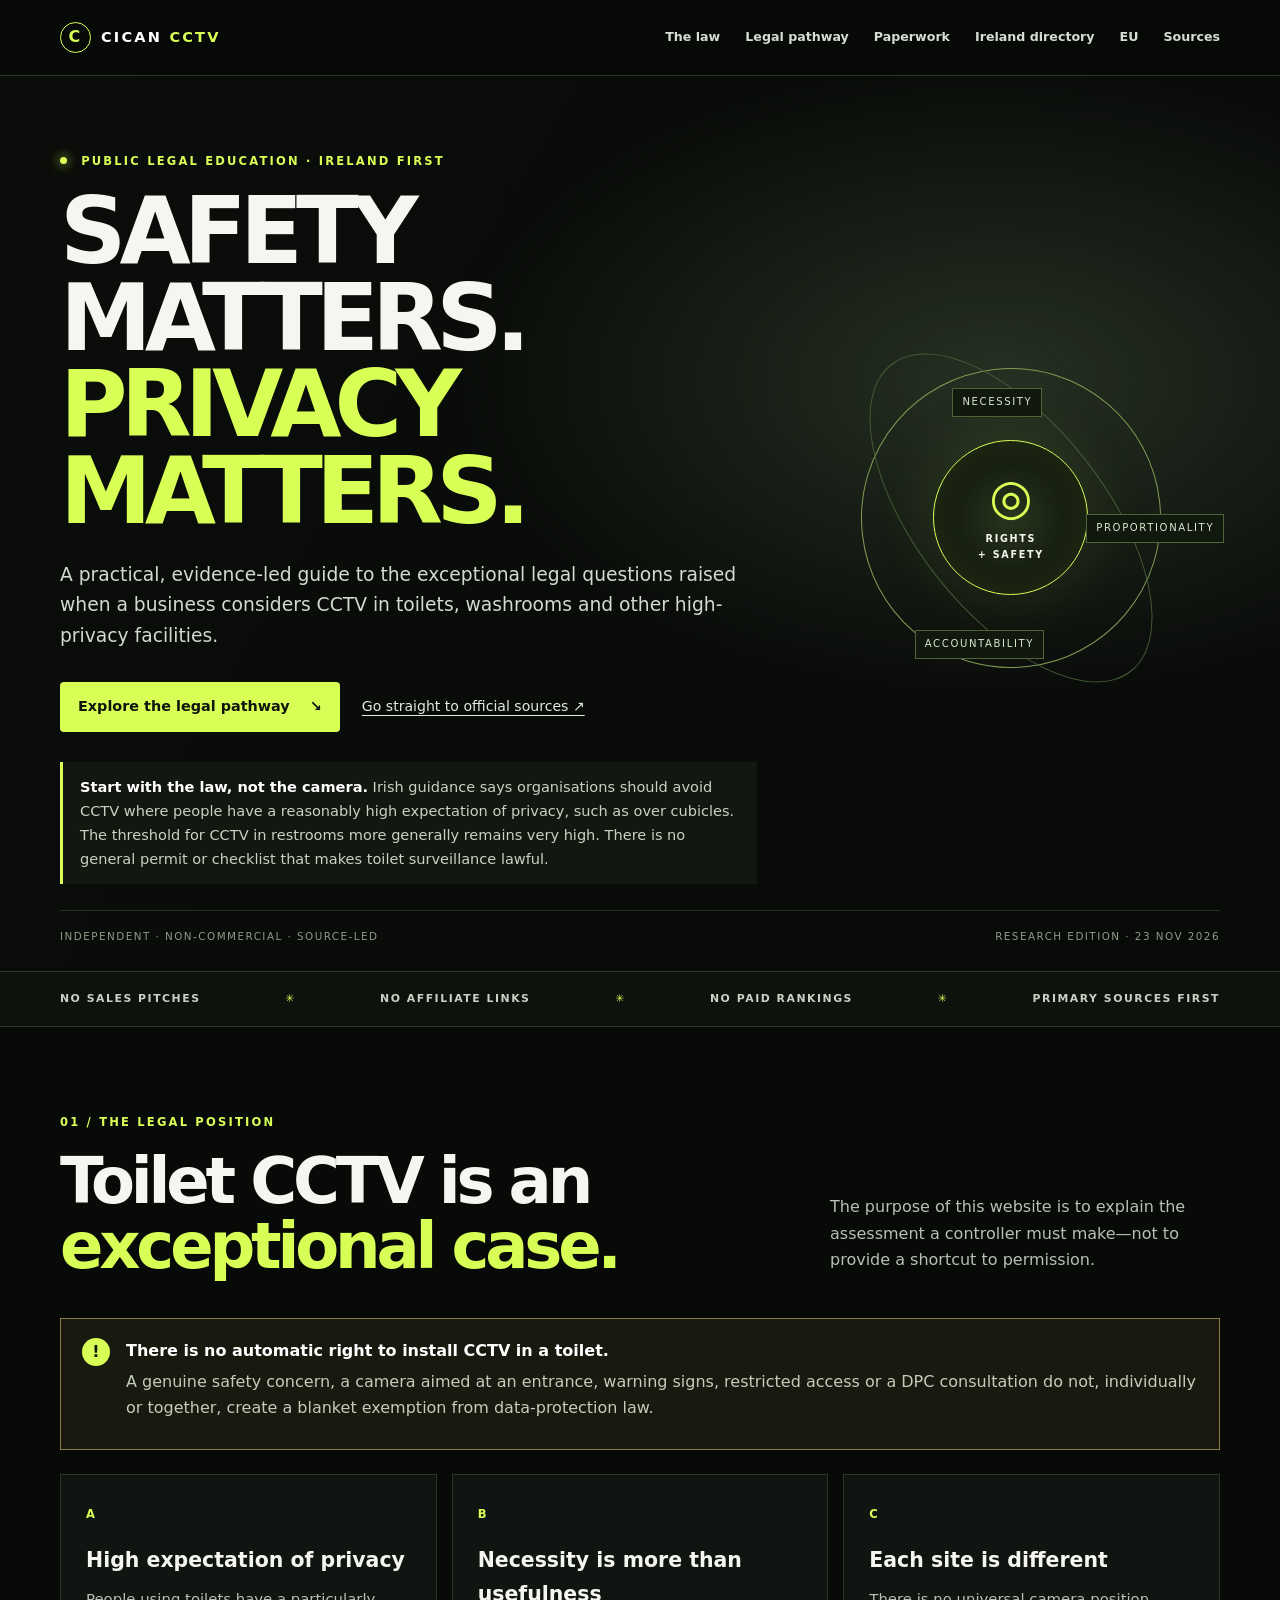
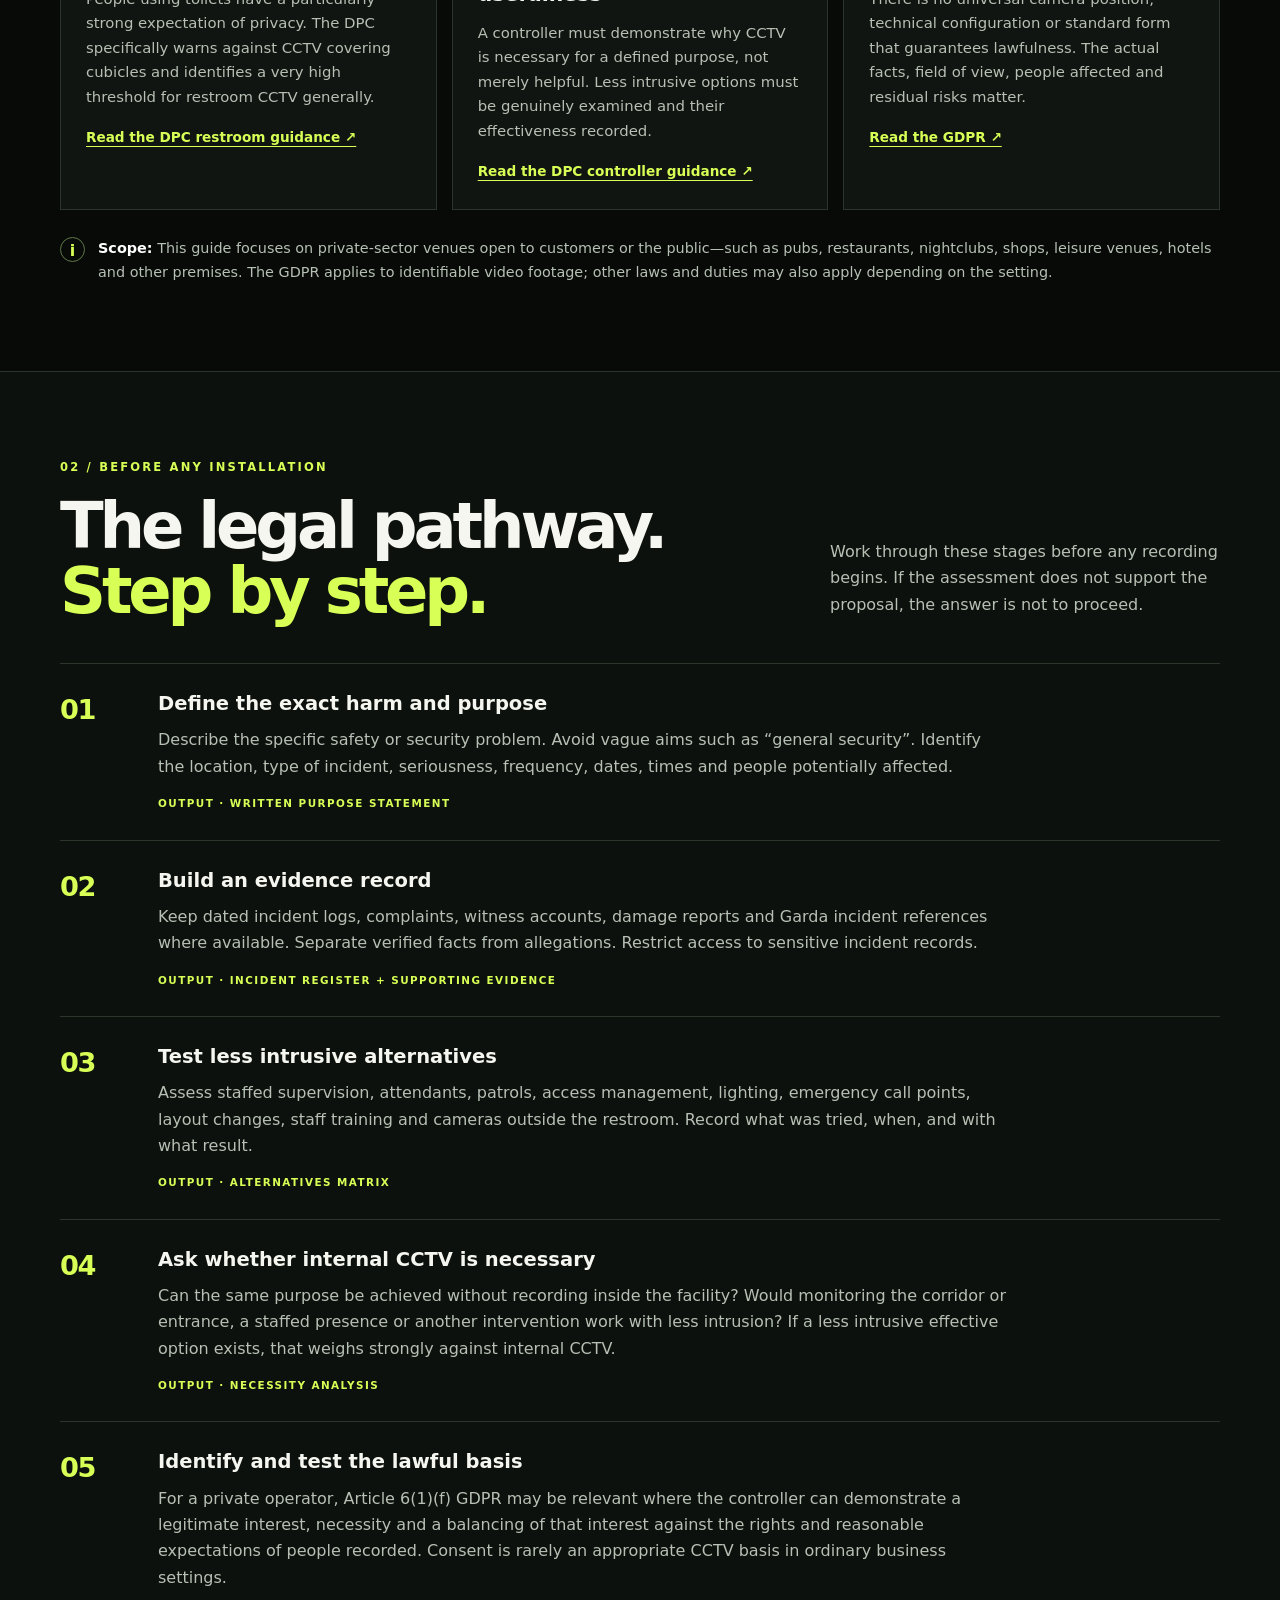
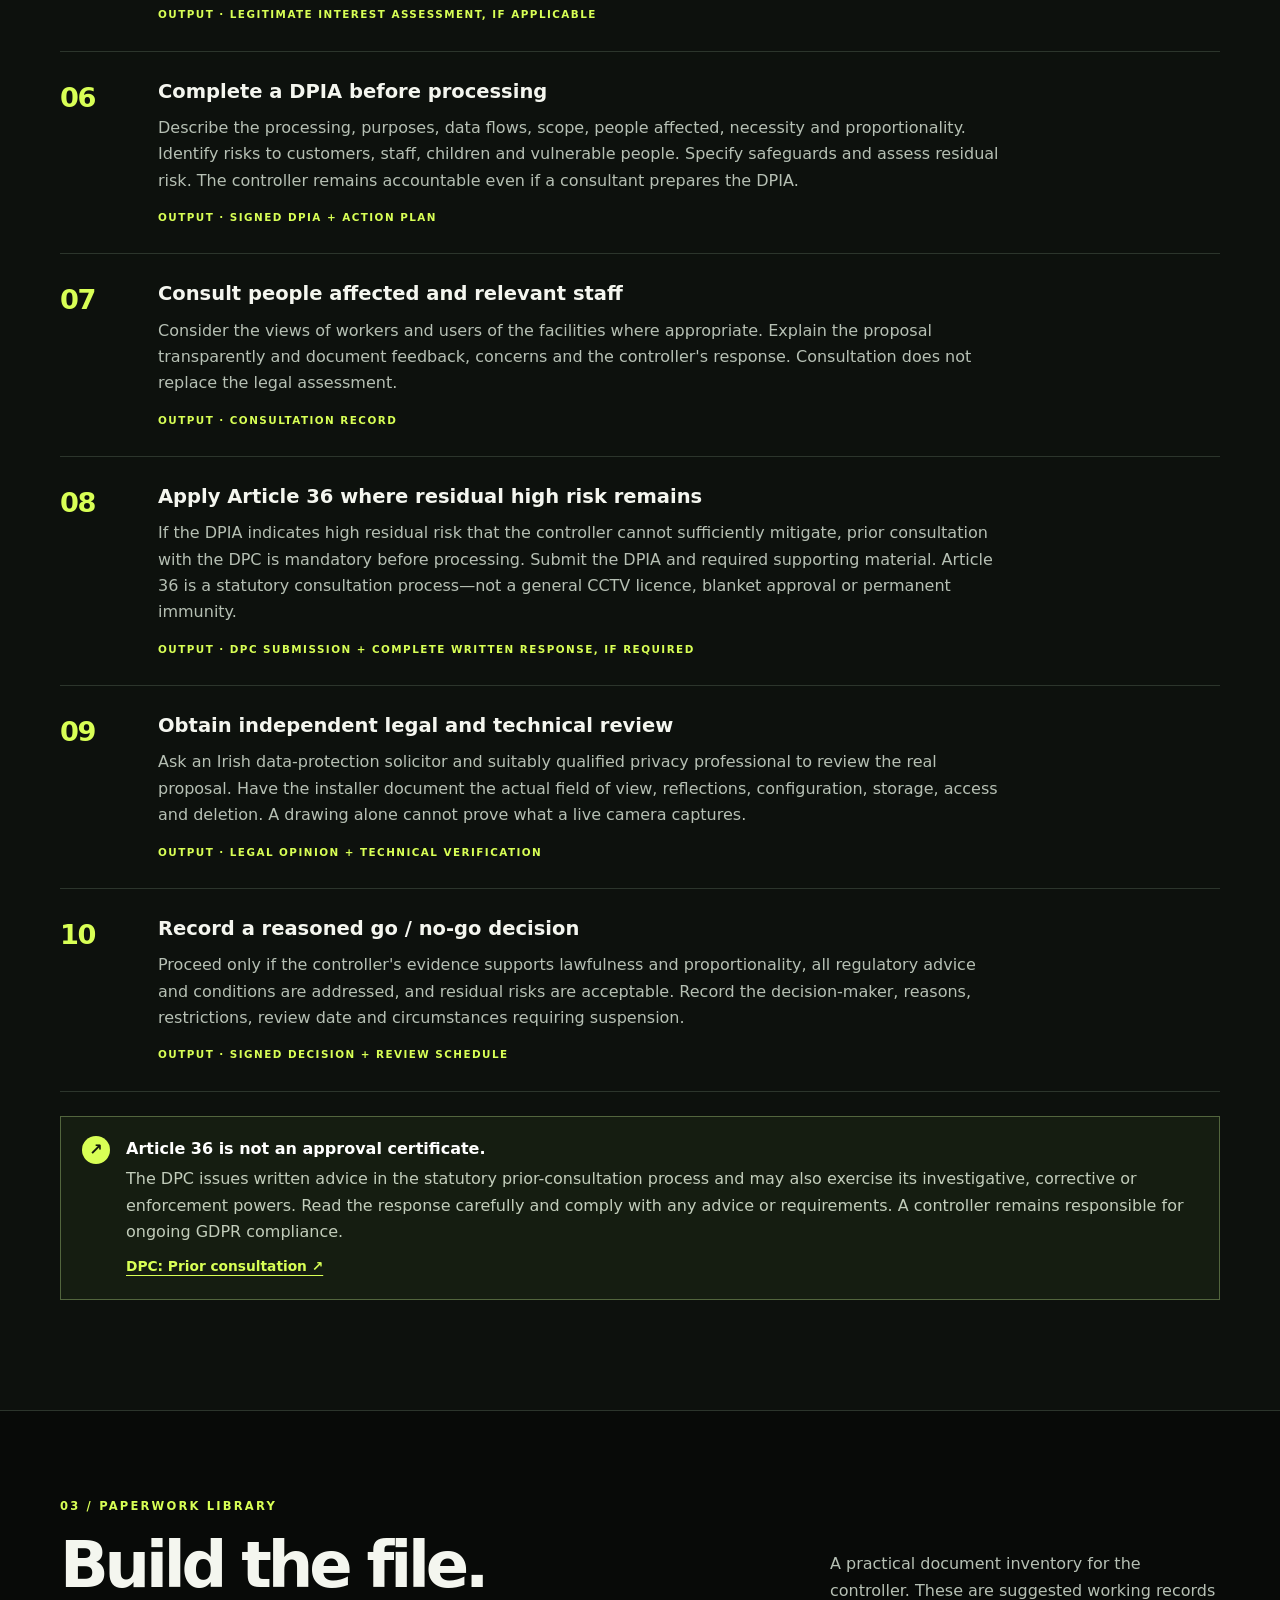
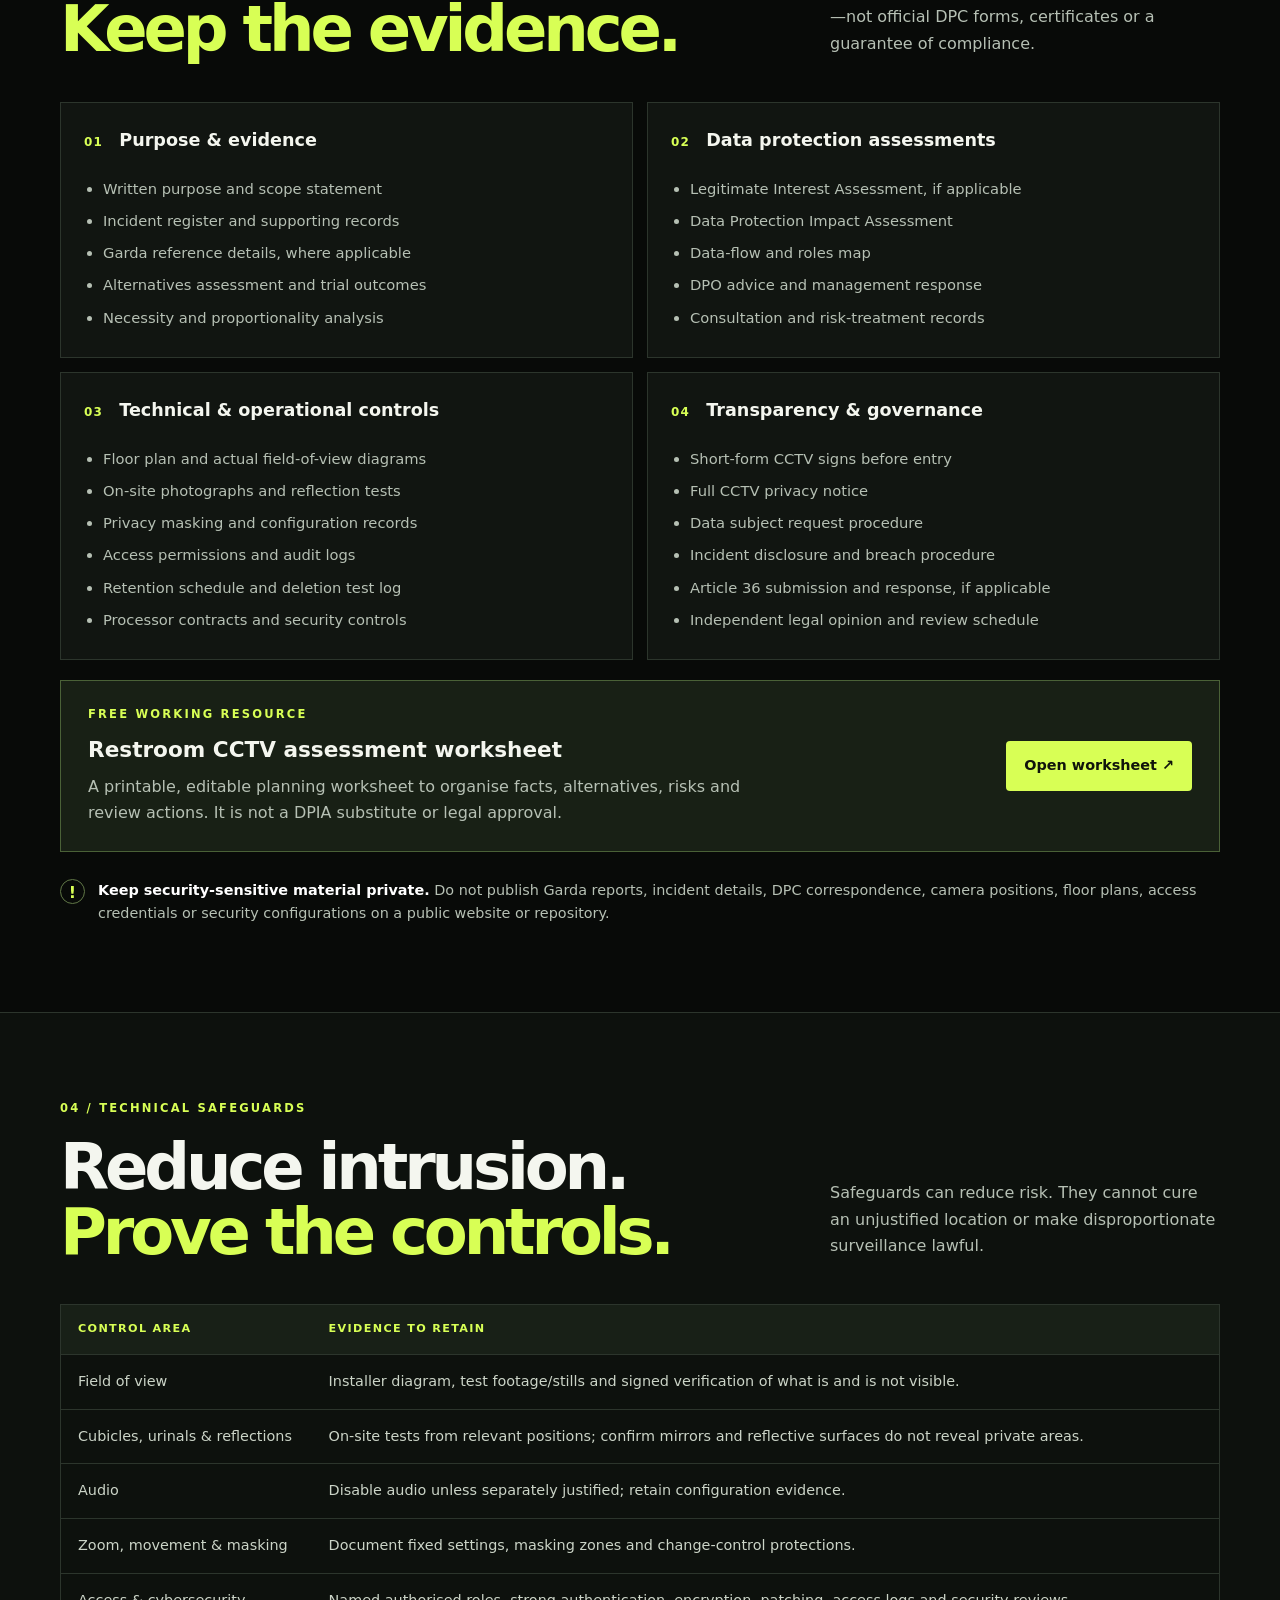
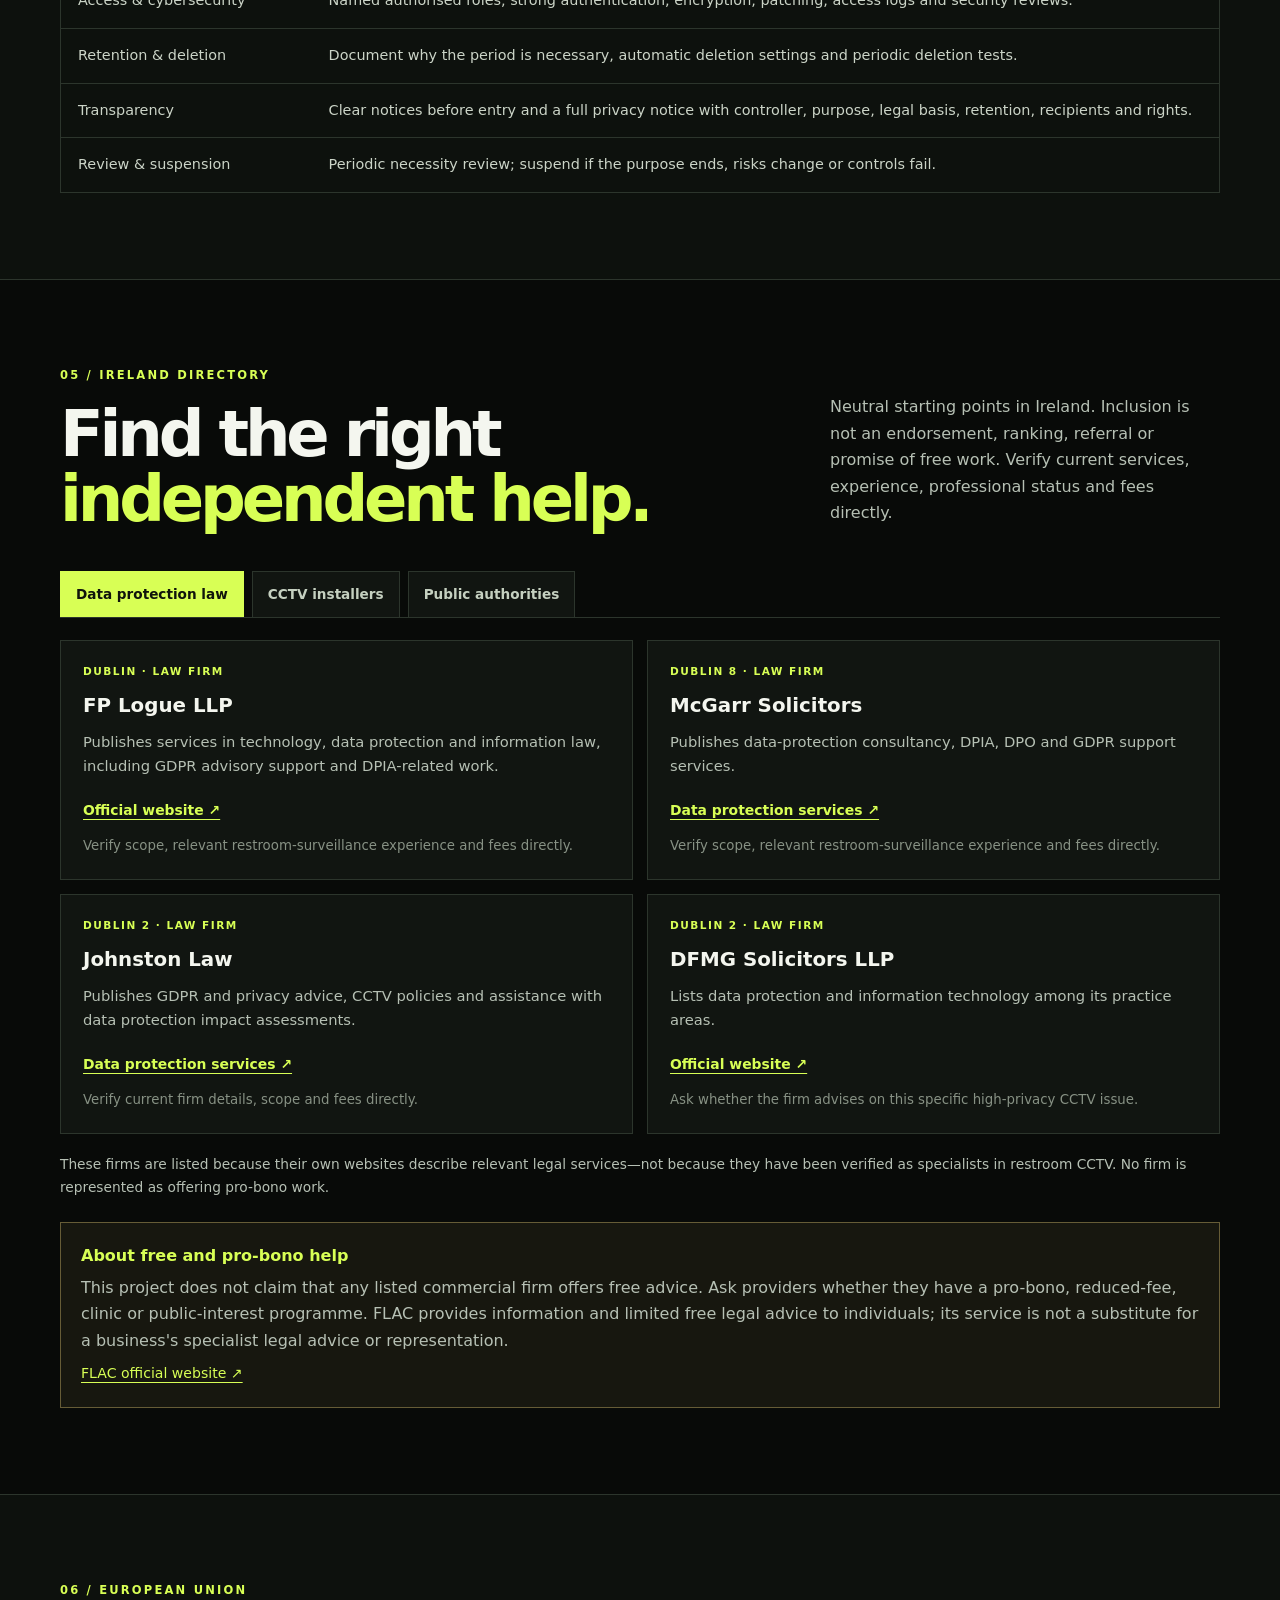
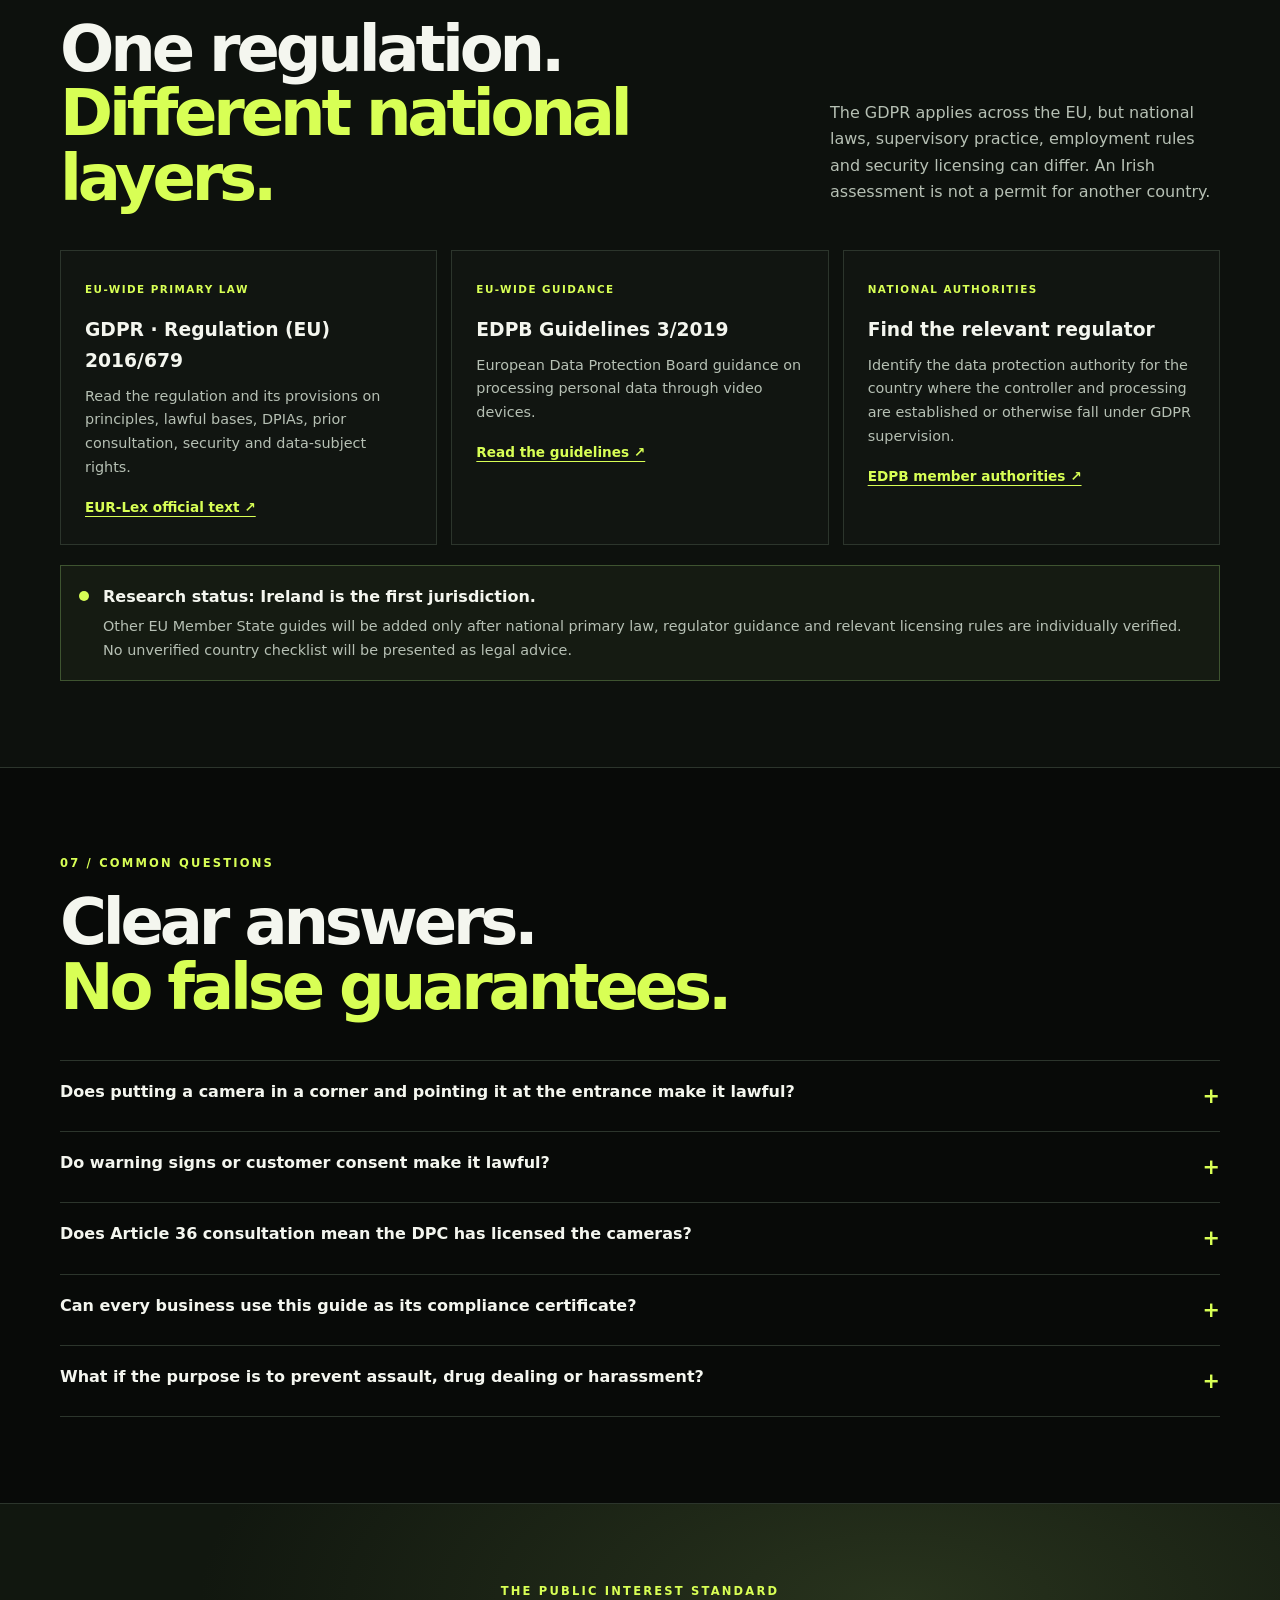
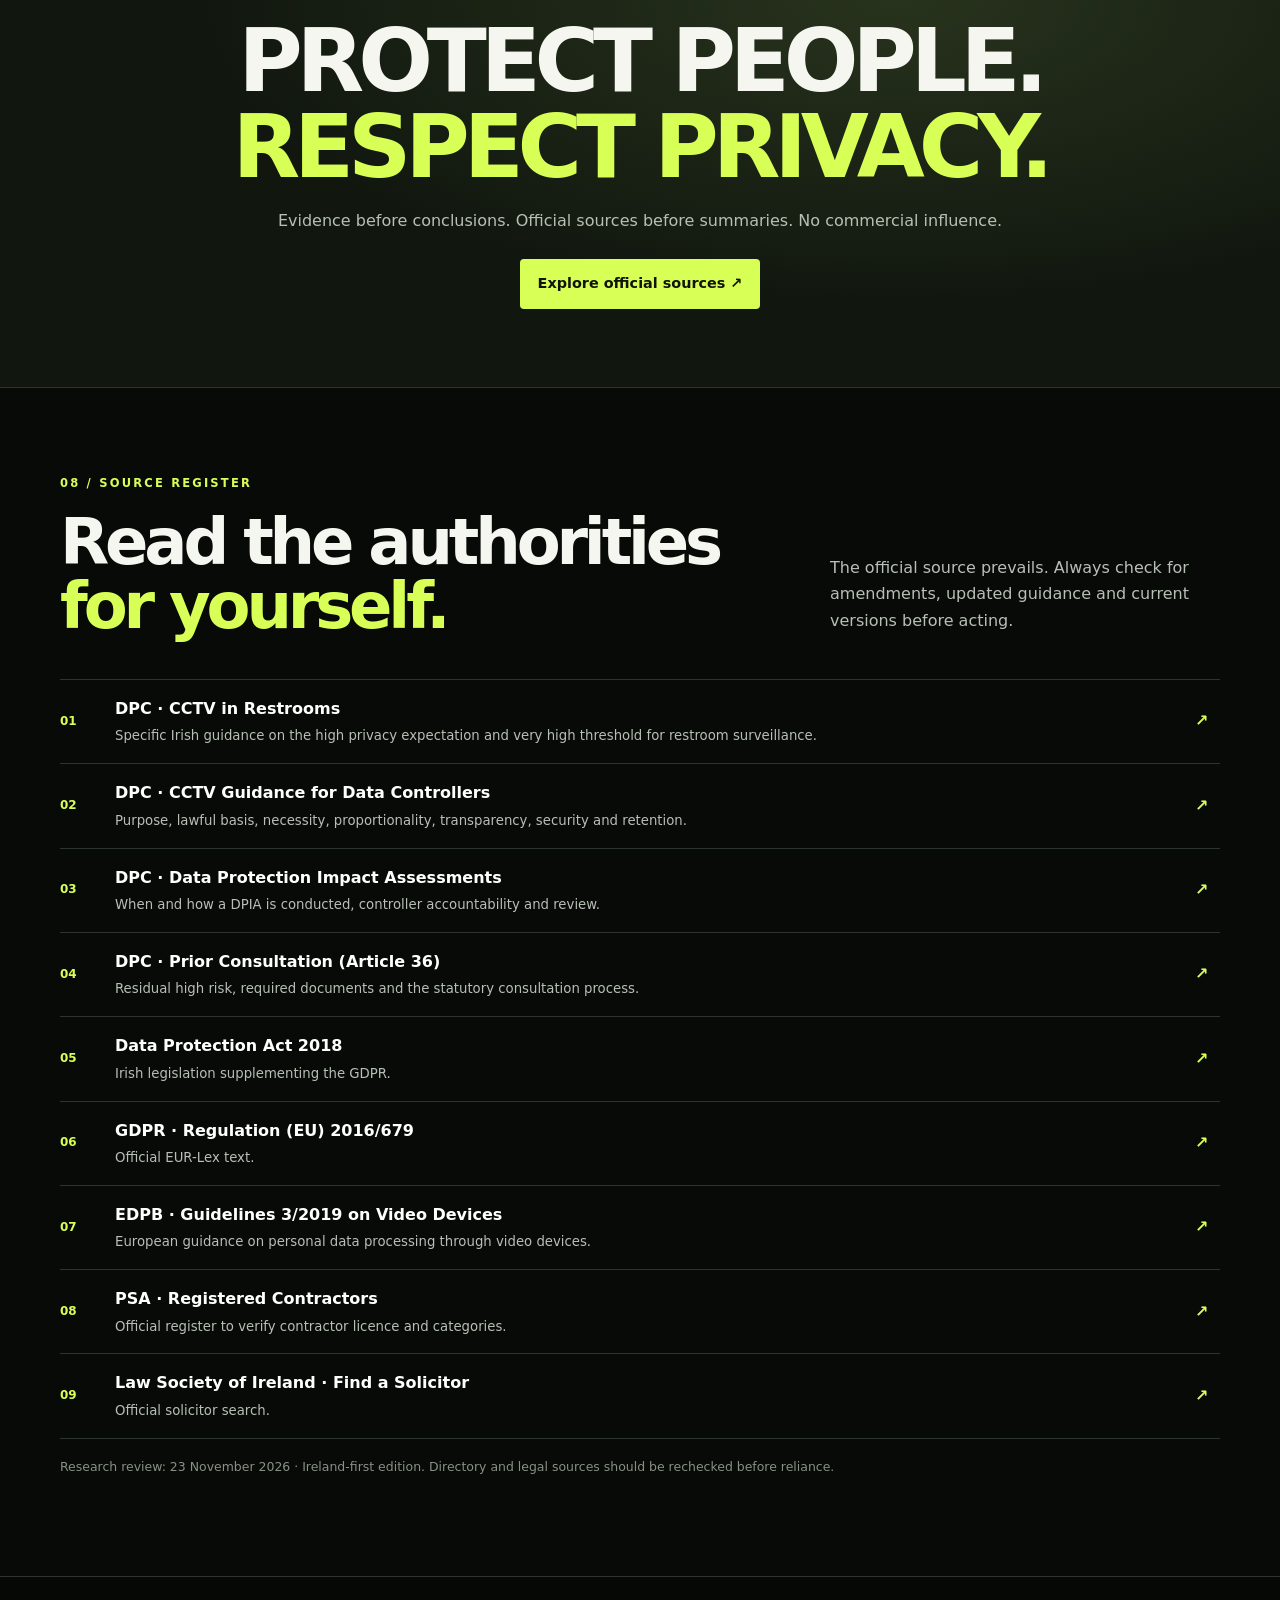
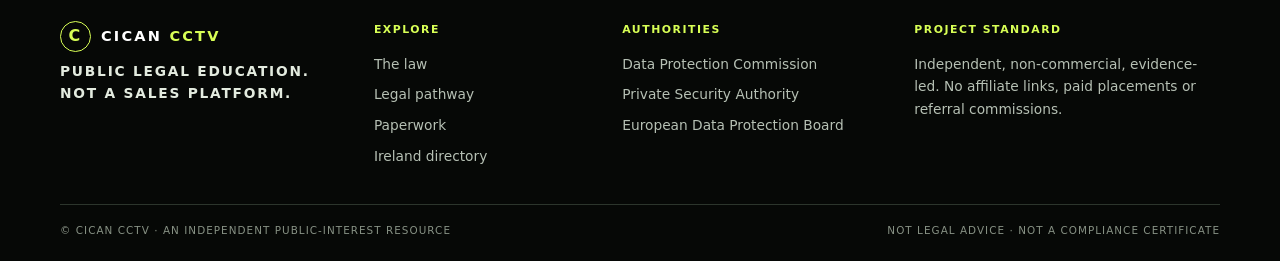
<file: index.html>
<!doctype html>
<html lang="en">
<head>
<meta charset="utf-8">
<meta name="viewport" content="width=device-width,initial-scale=1">
<meta name="theme-color" content="#070807">
<meta name="description" content="Independent public guide to the legal and data-protection questions raised by CCTV in toilets and restroom facilities. Ireland first, with an EU framework.">
<title>CCTV in Restrooms — Ireland First | CICAN</title>
<link rel="stylesheet" href="./assets/style.css">
<link rel="icon" href="./assets/favicon.svg" type="image/svg+xml">
</head>
<body>
<a class="skip" href="#main">Skip to content</a>
<header class="site-header">
 <div class="shell nav-wrap">
  <a class="wordmark" href="#top" aria-label="CICAN CCTV home"><span class="mark">C</span><span>CICAN <b>CCTV</b></span></a>
  <button class="menu-toggle" id="menuToggle" aria-expanded="false" aria-controls="navLinks">Menu <span>☰</span></button>
  <nav id="navLinks" aria-label="Main navigation">
   <a href="#law">The law</a><a href="#pathway">Legal pathway</a><a href="#paperwork">Paperwork</a><a href="#directory">Ireland directory</a><a href="#europe">EU</a><a href="#sources">Sources</a>
  </nav>
 </div>
</header>
<main id="main">
<section class="hero" id="top">
 <div class="shell hero-grid">
  <div>
   <p class="eyebrow"><span class="dot"></span> PUBLIC LEGAL EDUCATION · IRELAND FIRST</p>
   <h1>SAFETY MATTERS.<br><em>PRIVACY MATTERS.</em></h1>
   <p class="hero-copy">A practical, evidence-led guide to the exceptional legal questions raised when a business considers CCTV in toilets, washrooms and other high-privacy facilities.</p>
   <div class="hero-actions"><a class="button button-primary" href="#pathway">Explore the legal pathway <span>↘</span></a><a class="text-link" href="#sources">Go straight to official sources ↗</a></div>
   <div class="hero-note"><strong>Start with the law, not the camera.</strong> Irish guidance says organisations should avoid CCTV where people have a reasonably high expectation of privacy, such as over cubicles. The threshold for CCTV in restrooms more generally remains very high. There is no general permit or checklist that makes toilet surveillance lawful.</div>
  </div>
  <div class="hero-art" aria-label="Abstract privacy and security illustration">
   <div class="orbit orbit-one"></div><div class="orbit orbit-two"></div><div class="core"><span>◎</span><small>RIGHTS<br>+ SAFETY</small></div>
   <div class="art-label label-top">NECESSITY</div><div class="art-label label-right">PROPORTIONALITY</div><div class="art-label label-bottom">ACCOUNTABILITY</div>
  </div>
 </div>
 <div class="shell hero-meta"><span>INDEPENDENT · NON-COMMERCIAL · SOURCE-LED</span><span>RESEARCH EDITION · 23 NOV 2026</span></div>
</section>

<section class="ticker" aria-label="Guiding principles"><div class="shell ticker-inner"><span>NO SALES PITCHES</span><i>✳</i><span>NO AFFILIATE LINKS</span><i>✳</i><span>NO PAID RANKINGS</span><i>✳</i><span>PRIMARY SOURCES FIRST</span></div></section>

<section class="section" id="law">
 <div class="shell">
  <div class="section-head"><div><p class="eyebrow">01 / THE LEGAL POSITION</p><h2>Toilet CCTV is an<br><em>exceptional case.</em></h2></div><p class="section-intro">The purpose of this website is to explain the assessment a controller must make—not to provide a shortcut to permission.</p></div>
  <div class="callout callout-alert"><span class="callout-icon">!</span><div><strong>There is no automatic right to install CCTV in a toilet.</strong><p>A genuine safety concern, a camera aimed at an entrance, warning signs, restricted access or a DPC consultation do not, individually or together, create a blanket exemption from data-protection law.</p></div></div>
  <div class="cards three">
   <article class="card"><span class="card-index">A</span><h3>High expectation of privacy</h3><p>People using toilets have a particularly strong expectation of privacy. The DPC specifically warns against CCTV covering cubicles and identifies a very high threshold for restroom CCTV generally.</p><a href="https://dataprotection.ie/en/cctv-restrooms" target="_blank" rel="noopener">Read the DPC restroom guidance ↗</a></article>
   <article class="card"><span class="card-index">B</span><h3>Necessity is more than usefulness</h3><p>A controller must demonstrate why CCTV is necessary for a defined purpose, not merely helpful. Less intrusive options must be genuinely examined and their effectiveness recorded.</p><a href="https://www.dataprotection.ie/en/dpc-guidance/guidance-use-cctv-data-controllers" target="_blank" rel="noopener">Read the DPC controller guidance ↗</a></article>
   <article class="card"><span class="card-index">C</span><h3>Each site is different</h3><p>There is no universal camera position, technical configuration or standard form that guarantees lawfulness. The actual facts, field of view, people affected and residual risks matter.</p><a href="https://eur-lex.europa.eu/eli/reg/2016/679/oj" target="_blank" rel="noopener">Read the GDPR ↗</a></article>
  </div>
  <div class="note-row"><span class="note-symbol">i</span><p><strong>Scope:</strong> This guide focuses on private-sector venues open to customers or the public—such as pubs, restaurants, nightclubs, shops, leisure venues, hotels and other premises. The GDPR applies to identifiable video footage; other laws and duties may also apply depending on the setting.</p></div>
 </div>
</section>

<section class="section section-dark" id="pathway">
 <div class="shell">
  <div class="section-head"><div><p class="eyebrow">02 / BEFORE ANY INSTALLATION</p><h2>The legal pathway.<br><em>Step by step.</em></h2></div><p class="section-intro">Work through these stages before any recording begins. If the assessment does not support the proposal, the answer is not to proceed.</p></div>
  <div class="pathway">
   <article class="path-step"><div class="step-number">01</div><div><h3>Define the exact harm and purpose</h3><p>Describe the specific safety or security problem. Avoid vague aims such as “general security”. Identify the location, type of incident, seriousness, frequency, dates, times and people potentially affected.</p><span class="evidence">OUTPUT · WRITTEN PURPOSE STATEMENT</span></div></article>
   <article class="path-step"><div class="step-number">02</div><div><h3>Build an evidence record</h3><p>Keep dated incident logs, complaints, witness accounts, damage reports and Garda incident references where available. Separate verified facts from allegations. Restrict access to sensitive incident records.</p><span class="evidence">OUTPUT · INCIDENT REGISTER + SUPPORTING EVIDENCE</span></div></article>
   <article class="path-step"><div class="step-number">03</div><div><h3>Test less intrusive alternatives</h3><p>Assess staffed supervision, attendants, patrols, access management, lighting, emergency call points, layout changes, staff training and cameras outside the restroom. Record what was tried, when, and with what result.</p><span class="evidence">OUTPUT · ALTERNATIVES MATRIX</span></div></article>
   <article class="path-step"><div class="step-number">04</div><div><h3>Ask whether internal CCTV is necessary</h3><p>Can the same purpose be achieved without recording inside the facility? Would monitoring the corridor or entrance, a staffed presence or another intervention work with less intrusion? If a less intrusive effective option exists, that weighs strongly against internal CCTV.</p><span class="evidence">OUTPUT · NECESSITY ANALYSIS</span></div></article>
   <article class="path-step"><div class="step-number">05</div><div><h3>Identify and test the lawful basis</h3><p>For a private operator, Article 6(1)(f) GDPR may be relevant where the controller can demonstrate a legitimate interest, necessity and a balancing of that interest against the rights and reasonable expectations of people recorded. Consent is rarely an appropriate CCTV basis in ordinary business settings.</p><span class="evidence">OUTPUT · LEGITIMATE INTEREST ASSESSMENT, IF APPLICABLE</span></div></article>
   <article class="path-step"><div class="step-number">06</div><div><h3>Complete a DPIA before processing</h3><p>Describe the processing, purposes, data flows, scope, people affected, necessity and proportionality. Identify risks to customers, staff, children and vulnerable people. Specify safeguards and assess residual risk. The controller remains accountable even if a consultant prepares the DPIA.</p><span class="evidence">OUTPUT · SIGNED DPIA + ACTION PLAN</span></div></article>
   <article class="path-step"><div class="step-number">07</div><div><h3>Consult people affected and relevant staff</h3><p>Consider the views of workers and users of the facilities where appropriate. Explain the proposal transparently and document feedback, concerns and the controller's response. Consultation does not replace the legal assessment.</p><span class="evidence">OUTPUT · CONSULTATION RECORD</span></div></article>
   <article class="path-step"><div class="step-number">08</div><div><h3>Apply Article 36 where residual high risk remains</h3><p>If the DPIA indicates high residual risk that the controller cannot sufficiently mitigate, prior consultation with the DPC is mandatory before processing. Submit the DPIA and required supporting material. Article 36 is a statutory consultation process—not a general CCTV licence, blanket approval or permanent immunity.</p><span class="evidence">OUTPUT · DPC SUBMISSION + COMPLETE WRITTEN RESPONSE, IF REQUIRED</span></div></article>
   <article class="path-step"><div class="step-number">09</div><div><h3>Obtain independent legal and technical review</h3><p>Ask an Irish data-protection solicitor and suitably qualified privacy professional to review the real proposal. Have the installer document the actual field of view, reflections, configuration, storage, access and deletion. A drawing alone cannot prove what a live camera captures.</p><span class="evidence">OUTPUT · LEGAL OPINION + TECHNICAL VERIFICATION</span></div></article>
   <article class="path-step"><div class="step-number">10</div><div><h3>Record a reasoned go / no-go decision</h3><p>Proceed only if the controller's evidence supports lawfulness and proportionality, all regulatory advice and conditions are addressed, and residual risks are acceptable. Record the decision-maker, reasons, restrictions, review date and circumstances requiring suspension.</p><span class="evidence">OUTPUT · SIGNED DECISION + REVIEW SCHEDULE</span></div></article>
  </div>
  <div class="callout"><span class="callout-icon">↗</span><div><strong>Article 36 is not an approval certificate.</strong><p>The DPC issues written advice in the statutory prior-consultation process and may also exercise its investigative, corrective or enforcement powers. Read the response carefully and comply with any advice or requirements. A controller remains responsible for ongoing GDPR compliance.</p><a href="https://dataprotection.ie/en/organisations/know-your-obligations/data-protection-impact-assessments/prior-consultation" target="_blank" rel="noopener">DPC: Prior consultation ↗</a></div></div>
 </div>
</section>

<section class="section" id="paperwork">
 <div class="shell">
  <div class="section-head"><div><p class="eyebrow">03 / PAPERWORK LIBRARY</p><h2>Build the file.<br><em>Keep the evidence.</em></h2></div><p class="section-intro">A practical document inventory for the controller. These are suggested working records—not official DPC forms, certificates or a guarantee of compliance.</p></div>
  <div class="paper-grid">
   <div class="paper-group"><h3><span>01</span> Purpose & evidence</h3><ul><li>Written purpose and scope statement</li><li>Incident register and supporting records</li><li>Garda reference details, where applicable</li><li>Alternatives assessment and trial outcomes</li><li>Necessity and proportionality analysis</li></ul></div>
   <div class="paper-group"><h3><span>02</span> Data protection assessments</h3><ul><li>Legitimate Interest Assessment, if applicable</li><li>Data Protection Impact Assessment</li><li>Data-flow and roles map</li><li>DPO advice and management response</li><li>Consultation and risk-treatment records</li></ul></div>
   <div class="paper-group"><h3><span>03</span> Technical & operational controls</h3><ul><li>Floor plan and actual field-of-view diagrams</li><li>On-site photographs and reflection tests</li><li>Privacy masking and configuration records</li><li>Access permissions and audit logs</li><li>Retention schedule and deletion test log</li><li>Processor contracts and security controls</li></ul></div>
   <div class="paper-group"><h3><span>04</span> Transparency & governance</h3><ul><li>Short-form CCTV signs before entry</li><li>Full CCTV privacy notice</li><li>Data subject request procedure</li><li>Incident disclosure and breach procedure</li><li>Article 36 submission and response, if applicable</li><li>Independent legal opinion and review schedule</li></ul></div>
  </div>
  <div class="download-panel"><div><p class="eyebrow">FREE WORKING RESOURCE</p><h3>Restroom CCTV assessment worksheet</h3><p>A printable, editable planning worksheet to organise facts, alternatives, risks and review actions. It is not a DPIA substitute or legal approval.</p></div><a class="button button-primary" href="./resources/assessment-worksheet.html">Open worksheet ↗</a></div>
  <div class="note-row"><span class="note-symbol">!</span><p><strong>Keep security-sensitive material private.</strong> Do not publish Garda reports, incident details, DPC correspondence, camera positions, floor plans, access credentials or security configurations on a public website or repository.</p></div>
 </div>
</section>

<section class="section section-dark" id="safeguards">
 <div class="shell">
  <div class="section-head"><div><p class="eyebrow">04 / TECHNICAL SAFEGUARDS</p><h2>Reduce intrusion.<br><em>Prove the controls.</em></h2></div><p class="section-intro">Safeguards can reduce risk. They cannot cure an unjustified location or make disproportionate surveillance lawful.</p></div>
  <div class="table-wrap"><table><thead><tr><th>Control area</th><th>Evidence to retain</th></tr></thead><tbody>
   <tr><td>Field of view</td><td>Installer diagram, test footage/stills and signed verification of what is and is not visible.</td></tr>
   <tr><td>Cubicles, urinals & reflections</td><td>On-site tests from relevant positions; confirm mirrors and reflective surfaces do not reveal private areas.</td></tr>
   <tr><td>Audio</td><td>Disable audio unless separately justified; retain configuration evidence.</td></tr>
   <tr><td>Zoom, movement & masking</td><td>Document fixed settings, masking zones and change-control protections.</td></tr>
   <tr><td>Access & cybersecurity</td><td>Named authorised roles, strong authentication, encryption, patching, access logs and security reviews.</td></tr>
   <tr><td>Retention & deletion</td><td>Document why the period is necessary, automatic deletion settings and periodic deletion tests.</td></tr>
   <tr><td>Transparency</td><td>Clear notices before entry and a full privacy notice with controller, purpose, legal basis, retention, recipients and rights.</td></tr>
   <tr><td>Review & suspension</td><td>Periodic necessity review; suspend if the purpose ends, risks change or controls fail.</td></tr>
  </tbody></table></div>
 </div>
</section>

<section class="section" id="directory">
 <div class="shell">
  <div class="section-head"><div><p class="eyebrow">05 / IRELAND DIRECTORY</p><h2>Find the right<br><em>independent help.</em></h2></div><p class="section-intro">Neutral starting points in Ireland. Inclusion is not an endorsement, ranking, referral or promise of free work. Verify current services, experience, professional status and fees directly.</p></div>
  <div class="directory-tabs" role="tablist" aria-label="Directory categories">
   <button class="tab active" role="tab" aria-selected="true" data-tab="legal">Data protection law</button>
   <button class="tab" role="tab" aria-selected="false" data-tab="installers">CCTV installers</button>
   <button class="tab" role="tab" aria-selected="false" data-tab="public">Public authorities</button>
  </div>
  <div class="tab-panel active" id="panel-legal" role="tabpanel">
   <div class="directory-grid">
    <article class="directory-card"><div class="directory-type">DUBLIN · LAW FIRM</div><h3>FP Logue LLP</h3><p>Publishes services in technology, data protection and information law, including GDPR advisory support and DPIA-related work.</p><a href="https://www.fplogue.com/" target="_blank" rel="noopener">Official website ↗</a><small>Verify scope, relevant restroom-surveillance experience and fees directly.</small></article>
    <article class="directory-card"><div class="directory-type">DUBLIN 8 · LAW FIRM</div><h3>McGarr Solicitors</h3><p>Publishes data-protection consultancy, DPIA, DPO and GDPR support services.</p><a href="https://mcgarrsolicitors.ie/corporate-legal-services/data-protection/" target="_blank" rel="noopener">Data protection services ↗</a><small>Verify scope, relevant restroom-surveillance experience and fees directly.</small></article>
    <article class="directory-card"><div class="directory-type">DUBLIN 2 · LAW FIRM</div><h3>Johnston Law</h3><p>Publishes GDPR and privacy advice, CCTV policies and assistance with data protection impact assessments.</p><a href="https://www.johnstonlaw.ie/our-services/data-protection" target="_blank" rel="noopener">Data protection services ↗</a><small>Verify current firm details, scope and fees directly.</small></article>
    <article class="directory-card"><div class="directory-type">DUBLIN 2 · LAW FIRM</div><h3>DFMG Solicitors LLP</h3><p>Lists data protection and information technology among its practice areas.</p><a href="https://dfmg.ie/" target="_blank" rel="noopener">Official website ↗</a><small>Ask whether the firm advises on this specific high-privacy CCTV issue.</small></article>
   </div>
   <p class="small-note">These firms are listed because their own websites describe relevant legal services—not because they have been verified as specialists in restroom CCTV. No firm is represented as offering pro-bono work.</p>
  </div>
  <div class="tab-panel" id="panel-installers" role="tabpanel" hidden>
   <p class="small-note">The Private Security Authority (PSA) regulates relevant private security contractors in Ireland. Verify the exact contractor, current licence, licence category and expiry directly in the official register before engaging them. A CCTV installer licence is not legal permission to record inside a toilet.</p>
   <div class="directory-grid">
    <article class="directory-card"><div class="directory-type">PSA REGISTER · DUBLIN 11</div><h3>EKA Security Systems Limited</h3><p>The PSA register lists CCTV installation among its contractor licence categories.</p><a href="https://www.psa-gov.ie/psa-registered-contractors/" target="_blank" rel="noopener">Verify in PSA register ↗</a><small>Register checked 23 Nov 2026. Re-check live status and category before engagement.</small></article>
    <article class="directory-card"><div class="directory-type">PSA REGISTER · DUBLIN 17</div><h3>T-Com Security Limited</h3><p>The PSA register lists CCTV installation among its contractor licence categories.</p><a href="https://www.psa-gov.ie/psa-registered-contractors/" target="_blank" rel="noopener">Verify in PSA register ↗</a><small>Register checked 23 Nov 2026. Re-check live status and category before engagement.</small></article>
    <article class="directory-card"><div class="directory-type">PSA REGISTER · DUBLIN 12</div><h3>Viatech Security Systems Limited</h3><p>The PSA register lists CCTV installation among its contractor licence categories.</p><a href="https://www.psa-gov.ie/psa-registered-contractors/" target="_blank" rel="noopener">Verify in PSA register ↗</a><small>Register checked 23 Nov 2026. Re-check live status and category before engagement.</small></article>
   </div>
  </div>
  <div class="tab-panel" id="panel-public" role="tabpanel" hidden>
   <div class="directory-grid">
    <article class="directory-card"><div class="directory-type">REGULATOR</div><h3>Data Protection Commission</h3><p>Irish supervisory authority for data protection. Official CCTV, DPIA and Article 36 guidance.</p><a href="https://www.dataprotection.ie/" target="_blank" rel="noopener">Official website ↗</a></article>
    <article class="directory-card"><div class="directory-type">LICENSING AUTHORITY</div><h3>Private Security Authority</h3><p>Search registered contractors and check licensing categories for security services and CCTV installation.</p><a href="https://www.psa-gov.ie/psa-registered-contractors/" target="_blank" rel="noopener">Contractor register ↗</a></article>
    <article class="directory-card"><div class="directory-type">PROFESSIONAL REGULATOR</div><h3>Law Society of Ireland</h3><p>Use the official solicitor search to verify solicitors and find a practitioner with data protection experience.</p><a href="https://www.lawsociety.ie/Public/Find-a-Solicitor" target="_blank" rel="noopener">Find a solicitor ↗</a></article>
   </div>
  </div>
  <div class="probono"><strong>About free and pro-bono help</strong><p>This project does not claim that any listed commercial firm offers free advice. Ask providers whether they have a pro-bono, reduced-fee, clinic or public-interest programme. FLAC provides information and limited free legal advice to individuals; its service is not a substitute for a business's specialist legal advice or representation.</p><a href="https://www.flac.ie/" target="_blank" rel="noopener">FLAC official website ↗</a></div>
 </div>
</section>

<section class="section section-dark" id="europe">
 <div class="shell">
  <div class="section-head"><div><p class="eyebrow">06 / EUROPEAN UNION</p><h2>One regulation.<br><em>Different national layers.</em></h2></div><p class="section-intro">The GDPR applies across the EU, but national laws, supervisory practice, employment rules and security licensing can differ. An Irish assessment is not a permit for another country.</p></div>
  <div class="eu-grid">
   <article class="eu-card"><span>EU-WIDE PRIMARY LAW</span><h3>GDPR · Regulation (EU) 2016/679</h3><p>Read the regulation and its provisions on principles, lawful bases, DPIAs, prior consultation, security and data-subject rights.</p><a href="https://eur-lex.europa.eu/eli/reg/2016/679/oj" target="_blank" rel="noopener">EUR-Lex official text ↗</a></article>
   <article class="eu-card"><span>EU-WIDE GUIDANCE</span><h3>EDPB Guidelines 3/2019</h3><p>European Data Protection Board guidance on processing personal data through video devices.</p><a href="https://www.edpb.europa.eu/our-work-tools/our-documents/guidelines/guidelines-32019-processing-personal-data-through-video-devices_en" target="_blank" rel="noopener">Read the guidelines ↗</a></article>
   <article class="eu-card"><span>NATIONAL AUTHORITIES</span><h3>Find the relevant regulator</h3><p>Identify the data protection authority for the country where the controller and processing are established or otherwise fall under GDPR supervision.</p><a href="https://www.edpb.europa.eu/about-edpb/about-edpb/members_en" target="_blank" rel="noopener">EDPB member authorities ↗</a></article>
  </div>
  <div class="country-status"><span class="status-dot"></span><div><strong>Research status: Ireland is the first jurisdiction.</strong><p>Other EU Member State guides will be added only after national primary law, regulator guidance and relevant licensing rules are individually verified. No unverified country checklist will be presented as legal advice.</p></div></div>
 </div>
</section>

<section class="section" id="faq">
 <div class="shell">
  <div class="section-head"><div><p class="eyebrow">07 / COMMON QUESTIONS</p><h2>Clear answers.<br><em>No false guarantees.</em></h2></div></div>
  <div class="faq-list">
   <details><summary>Does putting a camera in a corner and pointing it at the entrance make it lawful?</summary><p>No automatic rule says that. The real field of view, reflections, necessity, proportionality, lawful basis, risks and DPC guidance all matter. A camera physically inside a toilet remains highly intrusive even if its view is restricted.</p></details>
   <details><summary>Do warning signs or customer consent make it lawful?</summary><p>No. Signs support transparency but do not create a lawful basis or establish necessity. Consent is rarely an appropriate basis for CCTV in an ordinary business environment, especially where people may have no realistic alternative to using the facility.</p></details>
   <details><summary>Does Article 36 consultation mean the DPC has licensed the cameras?</summary><p>No. Article 36 is prior consultation where a DPIA indicates high residual risk that cannot be sufficiently mitigated. The DPC issues written advice and may exercise its powers. It is not a general CCTV licensing scheme or blanket approval for future processing.</p></details>
   <details><summary>Can every business use this guide as its compliance certificate?</summary><p>No. The controller is responsible for its own facts, evidence, assessment and decisions. This website is educational material only and is not a legal opinion, DPIA, licence or certificate.</p></details>
   <details><summary>What if the purpose is to prevent assault, drug dealing or harassment?</summary><p>Those can be serious legitimate safety concerns. The controller must still evidence the problem, assess less intrusive measures, demonstrate necessity and proportionality, and assess the heightened privacy rights of people using the restroom. The seriousness of a problem does not automatically make every surveillance method lawful.</p></details>
  </div>
 </div>
</section>

<section class="closing">
 <div class="shell closing-inner"><p class="eyebrow">THE PUBLIC INTEREST STANDARD</p><h2>PROTECT PEOPLE.<br><em>RESPECT PRIVACY.</em></h2><p>Evidence before conclusions. Official sources before summaries. No commercial influence.</p><a class="button button-primary" href="#sources">Explore official sources ↗</a></div>
</section>

<section class="section" id="sources">
 <div class="shell">
  <div class="section-head"><div><p class="eyebrow">08 / SOURCE REGISTER</p><h2>Read the authorities<br><em>for yourself.</em></h2></div><p class="section-intro">The official source prevails. Always check for amendments, updated guidance and current versions before acting.</p></div>
  <div class="source-list">
   <a href="https://dataprotection.ie/en/cctv-restrooms" target="_blank" rel="noopener"><span class="source-no">01</span><span><strong>DPC · CCTV in Restrooms</strong><small>Specific Irish guidance on the high privacy expectation and very high threshold for restroom surveillance.</small></span><b>↗</b></a>
   <a href="https://www.dataprotection.ie/en/dpc-guidance/guidance-use-cctv-data-controllers" target="_blank" rel="noopener"><span class="source-no">02</span><span><strong>DPC · CCTV Guidance for Data Controllers</strong><small>Purpose, lawful basis, necessity, proportionality, transparency, security and retention.</small></span><b>↗</b></a>
   <a href="https://www.dataprotection.ie/en/organisations/know-your-obligations/data-protection-impact-assessments" target="_blank" rel="noopener"><span class="source-no">03</span><span><strong>DPC · Data Protection Impact Assessments</strong><small>When and how a DPIA is conducted, controller accountability and review.</small></span><b>↗</b></a>
   <a href="https://dataprotection.ie/en/organisations/know-your-obligations/data-protection-impact-assessments/prior-consultation" target="_blank" rel="noopener"><span class="source-no">04</span><span><strong>DPC · Prior Consultation (Article 36)</strong><small>Residual high risk, required documents and the statutory consultation process.</small></span><b>↗</b></a>
   <a href="https://www.irishstatutebook.ie/eli/2018/act/7/enacted/en/html" target="_blank" rel="noopener"><span class="source-no">05</span><span><strong>Data Protection Act 2018</strong><small>Irish legislation supplementing the GDPR.</small></span><b>↗</b></a>
   <a href="https://eur-lex.europa.eu/eli/reg/2016/679/oj" target="_blank" rel="noopener"><span class="source-no">06</span><span><strong>GDPR · Regulation (EU) 2016/679</strong><small>Official EUR-Lex text.</small></span><b>↗</b></a>
   <a href="https://www.edpb.europa.eu/our-work-tools/our-documents/guidelines/guidelines-32019-processing-personal-data-through-video-devices_en" target="_blank" rel="noopener"><span class="source-no">07</span><span><strong>EDPB · Guidelines 3/2019 on Video Devices</strong><small>European guidance on personal data processing through video devices.</small></span><b>↗</b></a>
   <a href="https://www.psa-gov.ie/psa-registered-contractors/" target="_blank" rel="noopener"><span class="source-no">08</span><span><strong>PSA · Registered Contractors</strong><small>Official register to verify contractor licence and categories.</small></span><b>↗</b></a>
   <a href="https://www.lawsociety.ie/Public/Find-a-Solicitor" target="_blank" rel="noopener"><span class="source-no">09</span><span><strong>Law Society of Ireland · Find a Solicitor</strong><small>Official solicitor search.</small></span><b>↗</b></a>
  </div>
  <p class="source-date">Research review: 23 November 2026 · Ireland-first edition. Directory and legal sources should be rechecked before reliance.</p>
 </div>
</section>
</main>
<footer class="footer">
 <div class="shell footer-grid"><div><a class="wordmark" href="#top"><span class="mark">C</span><span>CICAN <b>CCTV</b></span></a><p class="footer-tag">PUBLIC LEGAL EDUCATION.<br>NOT A SALES PLATFORM.</p></div><div><strong>EXPLORE</strong><a href="#law">The law</a><a href="#pathway">Legal pathway</a><a href="#paperwork">Paperwork</a><a href="#directory">Ireland directory</a></div><div><strong>AUTHORITIES</strong><a href="https://www.dataprotection.ie/" target="_blank" rel="noopener">Data Protection Commission</a><a href="https://www.psa-gov.ie/" target="_blank" rel="noopener">Private Security Authority</a><a href="https://www.edpb.europa.eu/" target="_blank" rel="noopener">European Data Protection Board</a></div><div><strong>PROJECT STANDARD</strong><p>Independent, non-commercial, evidence-led. No affiliate links, paid placements or referral commissions.</p></div></div>
 <div class="shell footer-bottom"><span>© CICAN CCTV · AN INDEPENDENT PUBLIC-INTEREST RESOURCE</span><span>NOT LEGAL ADVICE · NOT A COMPLIANCE CERTIFICATE</span></div>
</footer>
<script src="./assets/app.js"></script>
</body>
</html>
</file>
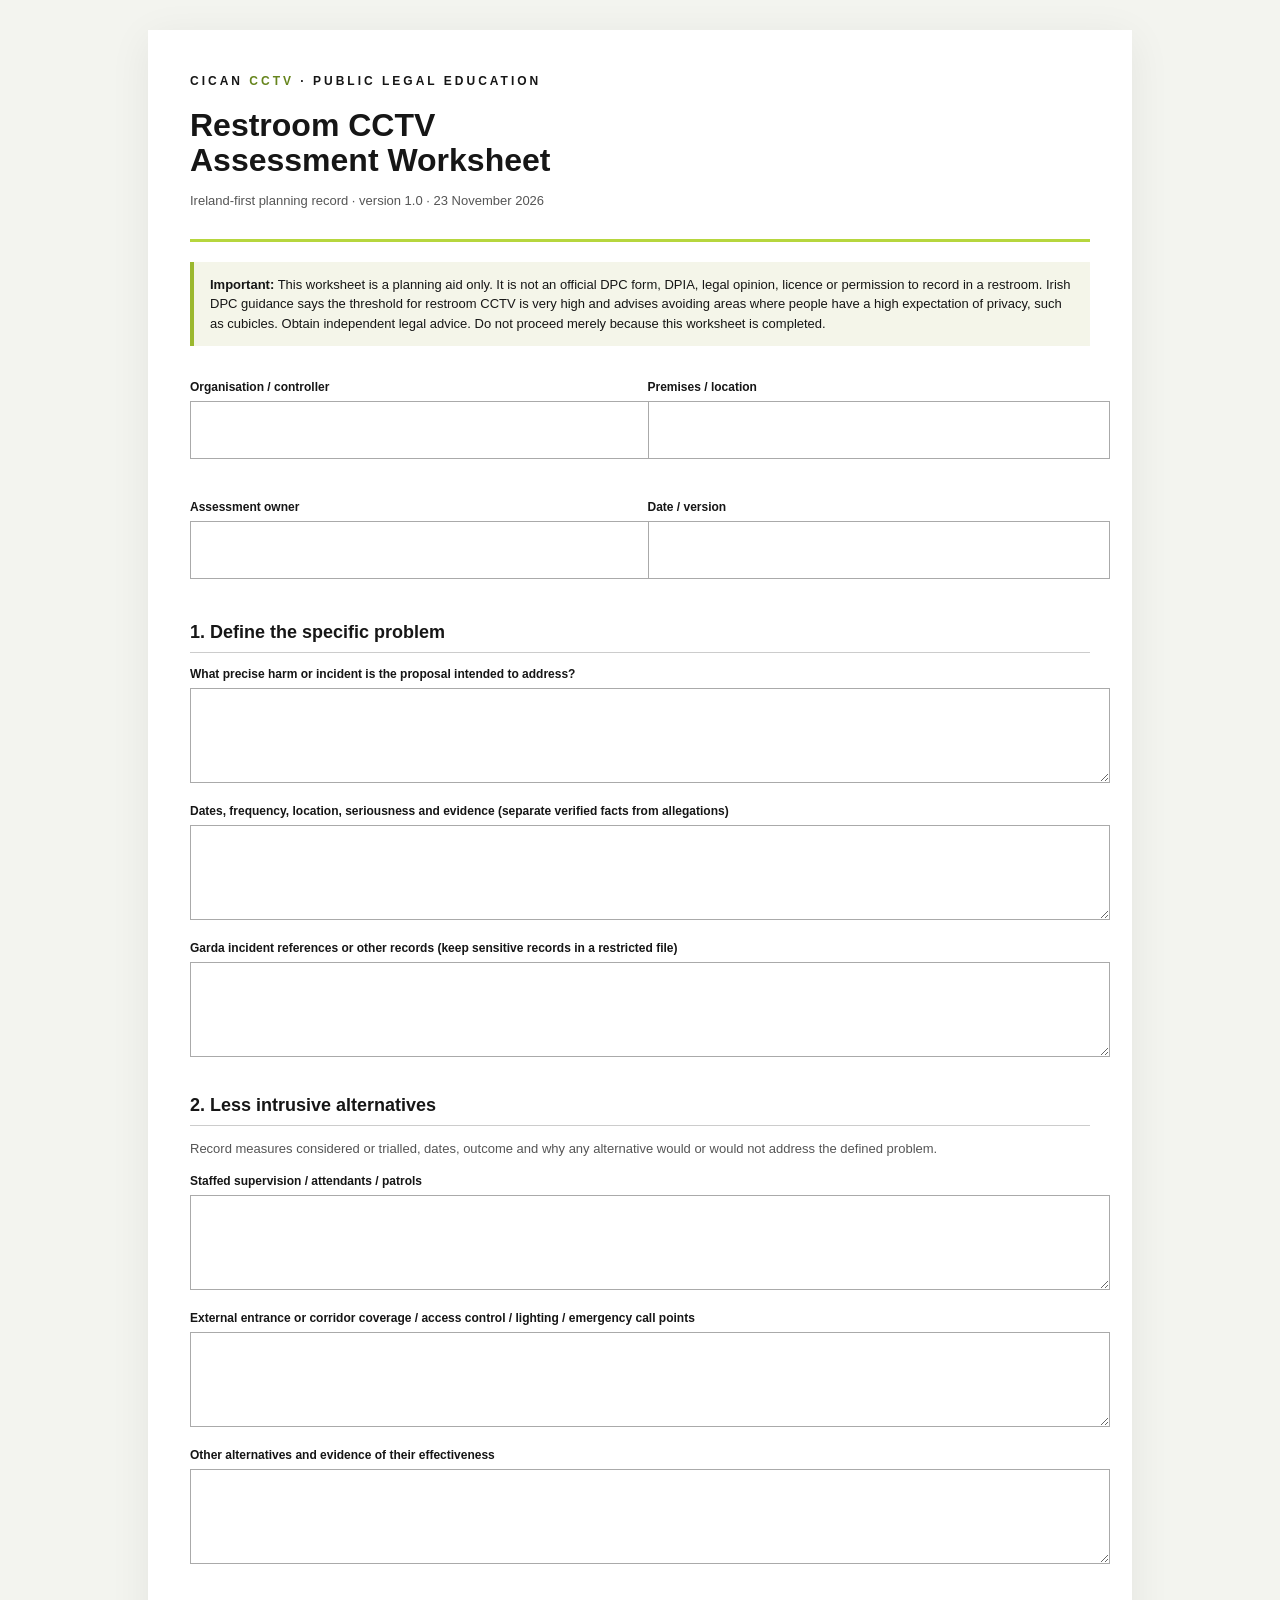
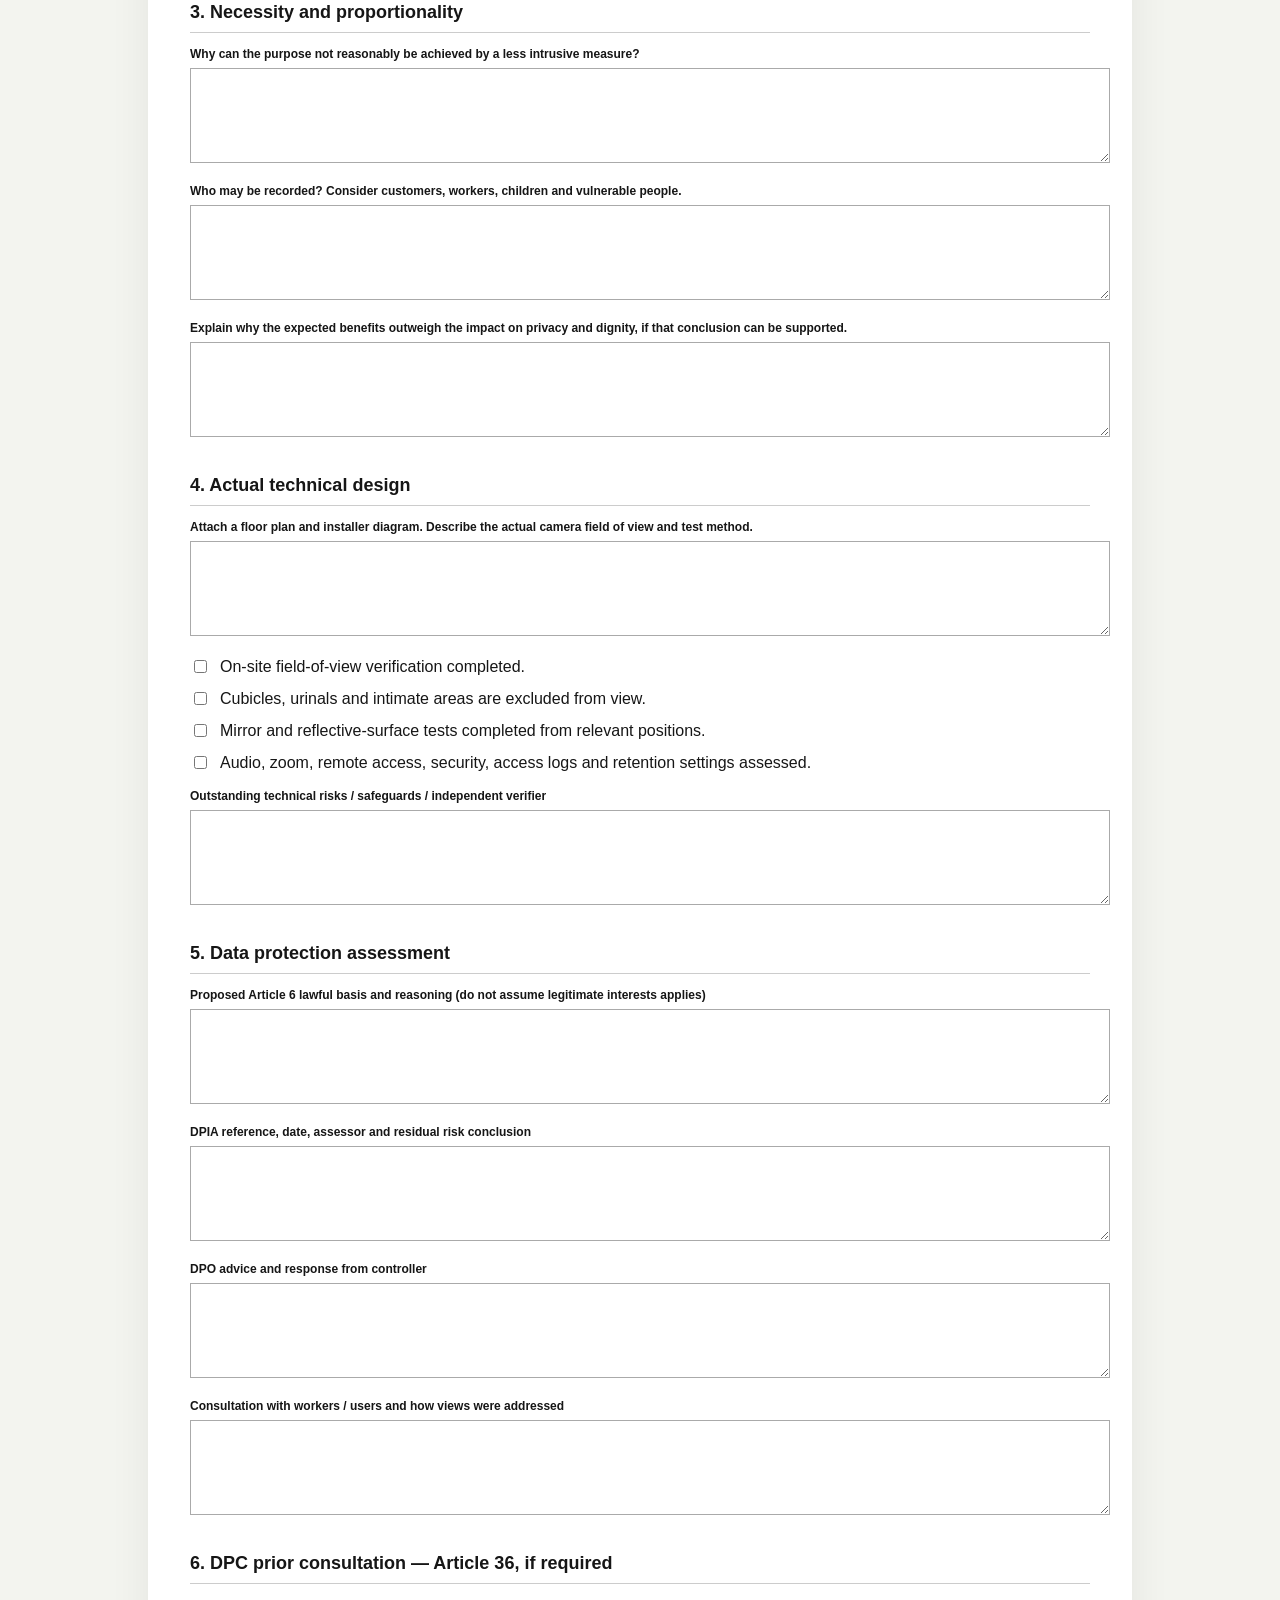
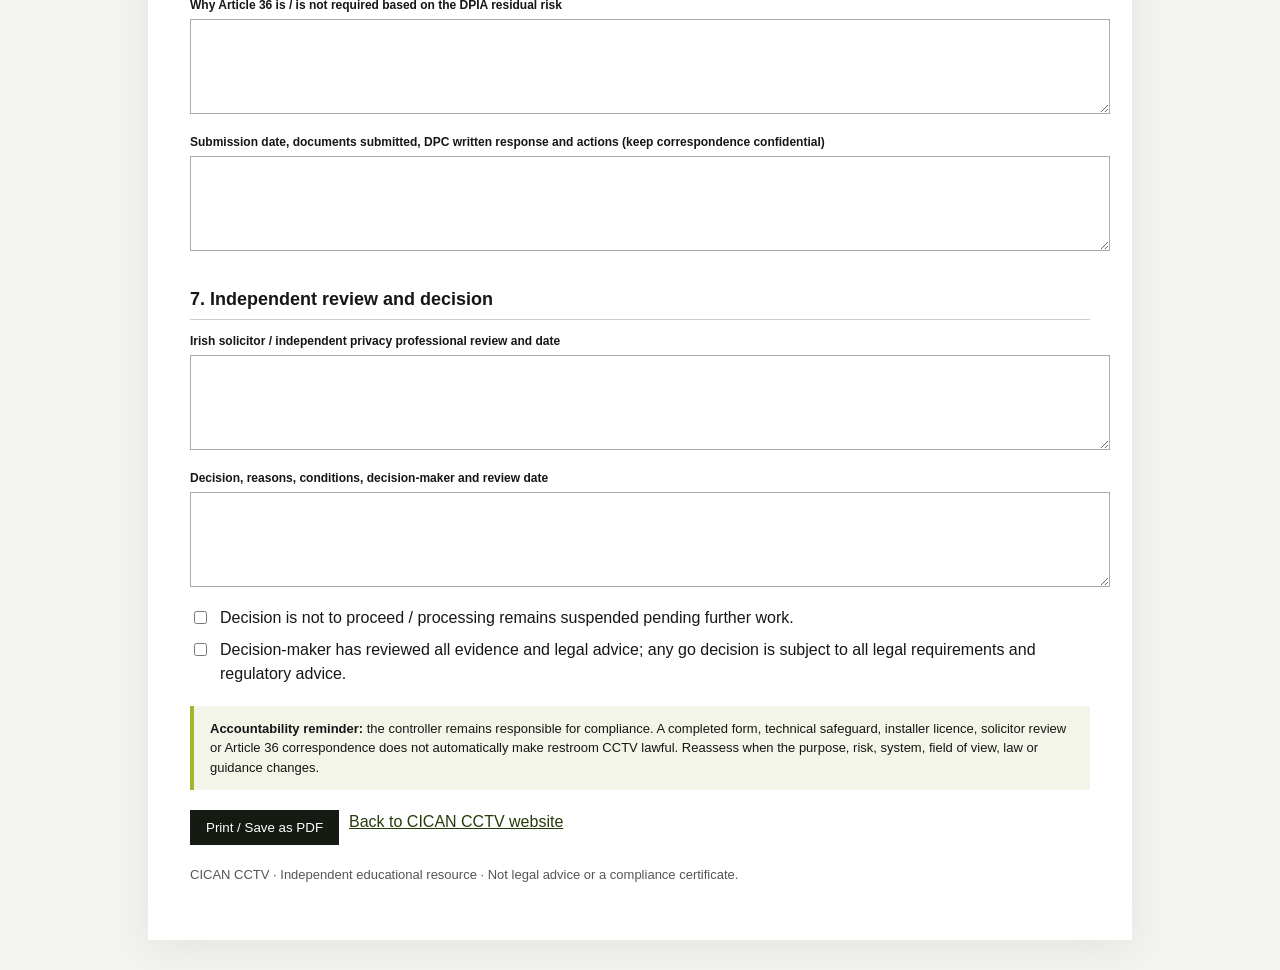
<file: resources/assessment-worksheet.html>
<!doctype html>
<html lang="en"><head><meta charset="utf-8"><meta name="viewport" content="width=device-width,initial-scale=1"><title>Restroom CCTV Assessment Worksheet | CICAN CCTV</title><style>
:root{font-family:Arial,sans-serif;color:#161616}body{margin:0;background:#f3f4ef;line-height:1.5}.page{max-width:900px;margin:30px auto;background:white;padding:42px;box-shadow:0 8px 40px #0001}.top{border-bottom:3px solid #b6d63e;padding-bottom:15px}.brand{font-size:12px;letter-spacing:3px;font-weight:bold}.brand b{color:#66851d}h1{font-size:32px;line-height:1.1;margin:18px 0 6px}h2{font-size:18px;margin:28px 0 8px;border-bottom:1px solid #ccc;padding-bottom:6px}.disclaimer{background:#f4f5e9;border-left:4px solid #9bb82f;padding:13px 16px;margin:20px 0;font-size:13px}.meta{display:grid;grid-template-columns:1fr 1fr;gap:15px}.field{margin:12px 0}.field label{display:block;font-size:12px;font-weight:bold;margin-bottom:5px}.field input,.field textarea{width:100%;border:1px solid #aaa;padding:9px;font:inherit;min-height:38px}.field textarea{min-height:75px}.check{display:flex;gap:10px;margin:8px 0;align-items:flex-start}.check input{margin-top:5px}.muted{color:#555;font-size:13px}.actions{display:flex;gap:10px;margin:20px 0}.actions button{border:0;background:#151a12;color:white;padding:10px 16px;cursor:pointer}.actions a{color:#273b0a}@media print{body{background:#fff}.page{box-shadow:none;margin:0;padding:15mm;max-width:none}.actions{display:none}.field input,.field textarea{border:0;border-bottom:1px solid #777}.disclaimer{print-color-adjust:exact}}@media(max-width:600px){.page{padding:22px;margin:0}.meta{grid-template-columns:1fr}}
</style></head><body><main class="page"><div class="top"><div class="brand">CICAN <b>CCTV</b> · PUBLIC LEGAL EDUCATION</div><h1>Restroom CCTV<br>Assessment Worksheet</h1><p class="muted">Ireland-first planning record · version 1.0 · 23 November 2026</p></div>
<div class="disclaimer"><strong>Important:</strong> This worksheet is a planning aid only. It is not an official DPC form, DPIA, legal opinion, licence or permission to record in a restroom. Irish DPC guidance says the threshold for restroom CCTV is very high and advises avoiding areas where people have a high expectation of privacy, such as cubicles. Obtain independent legal advice. Do not proceed merely because this worksheet is completed.</div>
<div class="meta"><div class="field"><label>Organisation / controller</label><input></div><div class="field"><label>Premises / location</label><input></div><div class="field"><label>Assessment owner</label><input></div><div class="field"><label>Date / version</label><input></div></div>
<h2>1. Define the specific problem</h2><div class="field"><label>What precise harm or incident is the proposal intended to address?</label><textarea></textarea></div><div class="field"><label>Dates, frequency, location, seriousness and evidence (separate verified facts from allegations)</label><textarea></textarea></div><div class="field"><label>Garda incident references or other records (keep sensitive records in a restricted file)</label><textarea></textarea></div>
<h2>2. Less intrusive alternatives</h2><p class="muted">Record measures considered or trialled, dates, outcome and why any alternative would or would not address the defined problem.</p><div class="field"><label>Staffed supervision / attendants / patrols</label><textarea></textarea></div><div class="field"><label>External entrance or corridor coverage / access control / lighting / emergency call points</label><textarea></textarea></div><div class="field"><label>Other alternatives and evidence of their effectiveness</label><textarea></textarea></div>
<h2>3. Necessity and proportionality</h2><div class="field"><label>Why can the purpose not reasonably be achieved by a less intrusive measure?</label><textarea></textarea></div><div class="field"><label>Who may be recorded? Consider customers, workers, children and vulnerable people.</label><textarea></textarea></div><div class="field"><label>Explain why the expected benefits outweigh the impact on privacy and dignity, if that conclusion can be supported.</label><textarea></textarea></div>
<h2>4. Actual technical design</h2><div class="field"><label>Attach a floor plan and installer diagram. Describe the actual camera field of view and test method.</label><textarea></textarea></div><div class="check"><input type="checkbox"><span>On-site field-of-view verification completed.</span></div><div class="check"><input type="checkbox"><span>Cubicles, urinals and intimate areas are excluded from view.</span></div><div class="check"><input type="checkbox"><span>Mirror and reflective-surface tests completed from relevant positions.</span></div><div class="check"><input type="checkbox"><span>Audio, zoom, remote access, security, access logs and retention settings assessed.</span></div><div class="field"><label>Outstanding technical risks / safeguards / independent verifier</label><textarea></textarea></div>
<h2>5. Data protection assessment</h2><div class="field"><label>Proposed Article 6 lawful basis and reasoning (do not assume legitimate interests applies)</label><textarea></textarea></div><div class="field"><label>DPIA reference, date, assessor and residual risk conclusion</label><textarea></textarea></div><div class="field"><label>DPO advice and response from controller</label><textarea></textarea></div><div class="field"><label>Consultation with workers / users and how views were addressed</label><textarea></textarea></div>
<h2>6. DPC prior consultation — Article 36, if required</h2><div class="field"><label>Why Article 36 is / is not required based on the DPIA residual risk</label><textarea></textarea></div><div class="field"><label>Submission date, documents submitted, DPC written response and actions (keep correspondence confidential)</label><textarea></textarea></div>
<h2>7. Independent review and decision</h2><div class="field"><label>Irish solicitor / independent privacy professional review and date</label><textarea></textarea></div><div class="field"><label>Decision, reasons, conditions, decision-maker and review date</label><textarea></textarea></div><div class="check"><input type="checkbox"><span>Decision is not to proceed / processing remains suspended pending further work.</span></div><div class="check"><input type="checkbox"><span>Decision-maker has reviewed all evidence and legal advice; any go decision is subject to all legal requirements and regulatory advice.</span></div>
<div class="disclaimer"><strong>Accountability reminder:</strong> the controller remains responsible for compliance. A completed form, technical safeguard, installer licence, solicitor review or Article 36 correspondence does not automatically make restroom CCTV lawful. Reassess when the purpose, risk, system, field of view, law or guidance changes.</div>
<div class="actions"><button onclick="window.print()">Print / Save as PDF</button><a href="../index.html">Back to CICAN CCTV website</a></div><p class="muted">CICAN CCTV · Independent educational resource · Not legal advice or a compliance certificate.</p></main></body></html>
</file>
<file: assets/style.css>
:root{color-scheme:dark;--bg:#080a08;--surface:#111511;--surface2:#171c17;--line:#2c352c;--text:#f4f6ef;--muted:#b6c0b4;--dim:#879184;--lime:#d8ff55;--lime2:#bce83a;--max:1160px}*{box-sizing:border-box}html{scroll-behavior:smooth;scroll-padding-top:86px}body{margin:0;background:var(--bg);color:var(--text);font:16px/1.65 Inter,ui-sans-serif,system-ui,-apple-system,"Segoe UI",sans-serif}a{color:var(--lime);text-underline-offset:4px}a:hover{color:#fff}button{font:inherit}.shell{width:min(var(--max),calc(100% - 48px));margin-inline:auto}.skip{position:absolute;left:-9999px;top:10px;background:var(--lime);color:#000;padding:8px 12px;z-index:20}.skip:focus{left:10px}.site-header{height:76px;border-bottom:1px solid var(--line);background:#080a08ed;position:sticky;top:0;z-index:10;backdrop-filter:blur(14px)}.nav-wrap{height:100%;display:flex;align-items:center;justify-content:space-between;gap:24px}.wordmark{display:flex;align-items:center;gap:10px;color:#fff;text-decoration:none;font-size:.91rem;font-weight:900;letter-spacing:.15em}.wordmark b{color:var(--lime)}.mark{width:31px;height:31px;border:1px solid var(--lime);border-radius:50%;display:grid;place-items:center;color:var(--lime);font-size:1rem}.site-header nav{display:flex;gap:clamp(12px,2vw,25px)}.site-header nav a{color:#d6ded3;text-decoration:none;font-size:.79rem;font-weight:650}.site-header nav a:hover{color:var(--lime)}.menu-toggle{display:none;background:none;border:1px solid var(--line);color:#fff;border-radius:7px;padding:7px 11px}.hero{padding:76px 0 26px;background:radial-gradient(ellipse at 78% 34%,#263022 0,transparent 38%),linear-gradient(120deg,#0a0d09,#090b09 65%)}.hero-grid{display:grid;grid-template-columns:1.25fr .75fr;gap:45px;align-items:center;min-height:480px}.eyebrow{font-size:.72rem;letter-spacing:.19em;font-weight:850;color:var(--lime);margin:0 0 17px}.dot{display:inline-block;width:7px;height:7px;background:var(--lime);border-radius:50%;margin:0 8px 1px 0;box-shadow:0 0 12px var(--lime)}h1,h2,h3,p{margin-top:0}.hero h1{font-size:clamp(3.1rem,7.2vw,6.5rem);line-height:.94;letter-spacing:-.075em;margin:0 0 25px;font-weight:850}.hero h1 em,.section h2 em,.closing h2 em{font-style:normal;color:var(--lime)}.hero-copy{font-size:1.17rem;color:#d2dbd0;max-width:690px}.hero-actions{display:flex;align-items:center;gap:22px;flex-wrap:wrap;margin:30px 0}.button{display:inline-flex;align-items:center;gap:20px;padding:13px 18px;text-decoration:none;border-radius:4px;font-size:.9rem;font-weight:800}.button-primary{background:var(--lime);color:#10140b}.button-primary:hover{background:#fff;color:#080a08}.text-link{font-size:.88rem;color:#e4eadd}.hero-note{max-width:740px;border-left:3px solid var(--lime);padding:13px 17px;background:#121810;color:#c9d1c4;font-size:.91rem}.hero-note strong{color:#fff}.hero-note p{margin:4px 0 0}.hero-art{min-height:370px;position:relative;display:grid;place-items:center}.orbit{position:absolute;border:1px solid #7e9b52;border-radius:50%;transform:rotate(-28deg)}.orbit-one{width:300px;height:300px}.orbit-two{width:390px;height:190px;transform:rotate(52deg);border-color:#445b35}.core{width:155px;height:155px;border-radius:50%;border:1px solid var(--lime);background:radial-gradient(circle,#29351d,#10170d 70%);display:flex;flex-direction:column;align-items:center;justify-content:center;box-shadow:0 0 65px #b7e94c20,inset 0 0 30px #d8ff5520}.core span{font-size:3.1rem;line-height:1;color:var(--lime)}.core small{text-align:center;letter-spacing:.18em;font-weight:800;font-size:.6rem;margin-top:8px}.art-label{position:absolute;font-size:.63rem;letter-spacing:.16em;color:#d9e7cb;background:#11180e;border:1px solid #4e6438;padding:5px 9px}.label-top{top:15%;left:36%}.label-right{right:-1%;top:49%}.label-bottom{bottom:12%;left:27%}.hero-meta{display:flex;justify-content:space-between;border-top:1px solid #273027;padding-top:17px;margin-top:26px;font-size:.65rem;letter-spacing:.14em;color:#8d9b87}.ticker{border-block:1px solid var(--line);background:#0e120d}.ticker-inner{min-height:54px;display:flex;align-items:center;justify-content:space-between;gap:15px;flex-wrap:wrap;font-size:.68rem;font-weight:850;letter-spacing:.14em;color:#c8d1c3}.ticker i{font-style:normal;color:var(--lime)}.section{padding:86px 0;border-bottom:1px solid var(--line)}.section-dark{background:#0d110d}.section-head{display:flex;justify-content:space-between;align-items:end;gap:40px;margin-bottom:40px}.section-head h2{font-size:clamp(2.4rem,5vw,4.5rem);letter-spacing:-.065em;line-height:1.01;margin:0}.section-intro{max-width:390px;color:var(--muted);margin:0 0 5px;font-size:1rem}.cards{display:grid;gap:15px}.three{grid-template-columns:repeat(3,1fr)}.card{border:1px solid var(--line);background:var(--surface);padding:25px;min-height:245px}.card-index{color:var(--lime);font-size:.72rem;font-weight:900;letter-spacing:.15em}.card h3{font-size:1.28rem;margin:18px 0 9px}.card p{color:var(--muted);font-size:.93rem}.card a{font-size:.85rem;font-weight:750}.callout{display:flex;gap:16px;padding:19px 21px;border:1px solid #52653d;background:#151d11;margin:24px 0;color:#dce6d4}.callout-alert{border-color:#887d45;background:#1a190f}.callout-icon{width:28px;height:28px;flex:0 0 28px;border-radius:50%;display:grid;place-items:center;background:var(--lime);color:#12170d;font-weight:900}.callout strong{color:#fff}.callout p{margin:4px 0 8px;color:#c2cdbb}.callout a{font-size:.86rem;font-weight:750}.note-row{display:flex;gap:13px;margin-top:27px;color:var(--muted);align-items:flex-start}.note-row p{margin:0;font-size:.9rem}.note-row strong{color:#fff}.note-symbol{color:var(--lime);font-weight:900;border:1px solid #607746;border-radius:50%;width:25px;height:25px;display:grid;place-items:center;flex:0 0 25px}.pathway{border-top:1px solid var(--line)}.path-step{display:grid;grid-template-columns:78px 1fr;gap:20px;padding:24px 0;border-bottom:1px solid var(--line)}.step-number{font-size:1.7rem;font-weight:850;color:var(--lime);letter-spacing:-.05em}.path-step h3{margin:0 0 7px;font-size:1.22rem}.path-step p{color:var(--muted);max-width:850px;margin:0 0 9px}.evidence{font-size:.65rem;color:var(--lime);letter-spacing:.14em;font-weight:850}.paper-grid{display:grid;grid-template-columns:repeat(2,1fr);gap:14px}.paper-group{padding:23px;background:var(--surface);border:1px solid var(--line)}.paper-group h3{font-size:1.1rem}.paper-group h3 span{color:var(--lime);font-size:.75rem;letter-spacing:.1em;margin-right:10px}.paper-group ul{padding-left:19px;margin:0;color:var(--muted);font-size:.92rem}.paper-group li{padding:4px 0}.download-panel{display:flex;align-items:center;justify-content:space-between;gap:25px;padding:24px 27px;background:#182015;border:1px solid #4a6137;margin-top:20px}.download-panel h3{margin:0 0 6px;font-size:1.35rem}.download-panel p:not(.eyebrow){margin:0;color:var(--muted);max-width:700px}.download-panel .eyebrow{margin-bottom:8px}.table-wrap{overflow-x:auto;border:1px solid var(--line)}table{border-collapse:collapse;width:100%;min-width:700px}th,td{text-align:left;padding:15px 17px;border-bottom:1px solid var(--line);vertical-align:top}th{background:#182017;color:var(--lime);font-size:.7rem;letter-spacing:.12em;text-transform:uppercase}td{color:#cbd4c7;font-size:.9rem}tr:last-child td{border-bottom:0}.directory-tabs{display:flex;gap:8px;border-bottom:1px solid var(--line);margin-bottom:22px;flex-wrap:wrap}.tab{border:1px solid var(--line);border-bottom:0;background:#111511;color:#c5d0c0;padding:11px 15px;cursor:pointer;font-weight:750;font-size:.85rem}.tab.active{background:var(--lime);color:#10140b;border-color:var(--lime)}.tab-panel[hidden]{display:none}.directory-grid{display:grid;grid-template-columns:repeat(2,1fr);gap:14px}.directory-card{background:var(--surface);border:1px solid var(--line);padding:22px}.directory-type{color:var(--lime);font-size:.66rem;letter-spacing:.14em;font-weight:850}.directory-card h3{margin:10px 0 7px;font-size:1.24rem}.directory-card p{color:var(--muted);font-size:.92rem;min-height:52px}.directory-card>a{font-size:.87rem;font-weight:800}.directory-card small{display:block;color:var(--dim);margin-top:12px}.small-note{font-size:.86rem;color:var(--muted);margin-top:19px}.probono{margin-top:23px;padding:20px;background:#17170f;border:1px solid #665c36}.probono strong{color:var(--lime)}.probono p{color:var(--muted);margin:6px 0}.probono a{font-size:.88rem}.eu-grid{display:grid;grid-template-columns:repeat(3,1fr);gap:14px}.eu-card{padding:24px;border:1px solid var(--line);background:var(--surface)}.eu-card>span{font-size:.65rem;letter-spacing:.14em;color:var(--lime);font-weight:850}.eu-card h3{margin:13px 0 8px}.eu-card p{font-size:.9rem;color:var(--muted)}.eu-card a{font-size:.85rem;font-weight:750}.country-status{display:flex;gap:14px;margin-top:20px;padding:18px;background:#151b12;border:1px solid #3e5430}.status-dot{width:10px;height:10px;flex:0 0 10px;background:var(--lime);border-radius:50%;margin-top:7px}.country-status p{margin:4px 0 0;color:var(--muted);font-size:.9rem}.faq-list{border-top:1px solid var(--line)}details{border-bottom:1px solid var(--line);padding:18px 0}summary{cursor:pointer;font-weight:750;list-style:none;display:flex;justify-content:space-between;gap:20px}summary::-webkit-details-marker{display:none}summary:after{content:"+";color:var(--lime);font-size:1.3rem}details[open] summary:after{content:"−"}details p{color:var(--muted);max-width:850px;margin:12px 0 0}.closing{padding:78px 0;background:radial-gradient(ellipse at 70% 20%,#28331d,transparent 55%),#11170f;border-bottom:1px solid var(--line)}.closing-inner{text-align:center}.closing h2{font-size:clamp(2.8rem,7vw,5.5rem);line-height:.98;letter-spacing:-.07em;margin:0 0 17px}.closing p:not(.eyebrow){color:var(--muted);margin-bottom:25px}.source-list{border-top:1px solid var(--line)}.source-list>a{display:grid;grid-template-columns:42px 1fr 25px;gap:13px;align-items:center;text-decoration:none;padding:16px 0;border-bottom:1px solid var(--line);color:#fff}.source-no{font-size:.75rem;color:var(--lime);font-weight:850}.source-list strong{display:block}.source-list small{display:block;color:var(--muted);margin-top:3px;font-size:.83rem}.source-list>a>b{color:var(--lime)}.source-date{color:var(--dim);font-size:.78rem;margin-top:18px}.footer{padding:44px 0 22px;background:#060806}.footer-grid{display:grid;grid-template-columns:1.3fr 1fr 1.2fr 1.4fr;gap:30px}.footer-grid>div{display:flex;flex-direction:column;align-items:flex-start;gap:8px}.footer-grid strong{font-size:.68rem;letter-spacing:.14em;color:var(--lime);margin-bottom:6px}.footer-grid a:not(.wordmark){color:var(--muted);text-decoration:none;font-size:.86rem}.footer-grid p{color:var(--muted);font-size:.86rem;margin:0}.footer-tag{letter-spacing:.13em;font-weight:850;color:#e3ebdf!important}.footer-bottom{display:flex;justify-content:space-between;gap:20px;border-top:1px solid var(--line);margin-top:36px;padding-top:17px;color:var(--dim);font-size:.65rem;letter-spacing:.1em}@media(max-width:900px){.site-header nav{gap:12px}.site-header nav a{font-size:.72rem}.hero-grid{grid-template-columns:1fr .65fr;gap:10px}.hero-art{transform:scale(.85)}.three{grid-template-columns:1fr 1fr}.three .card:last-child{grid-column:span 2}.eu-grid{grid-template-columns:1fr 1fr}.footer-grid{grid-template-columns:1fr 1fr}}@media(max-width:680px){.shell{width:min(var(--max),calc(100% - 30px))}.site-header{height:auto;min-height:66px;position:relative}.nav-wrap{min-height:66px;flex-wrap:wrap;padding:13px 0}.menu-toggle{display:block}.site-header nav{display:none;width:100%;padding:6px 0 10px;flex-direction:column;gap:0}.site-header nav.open{display:flex}.site-header nav a{padding:9px 0;border-top:1px solid var(--line);font-size:.82rem}.hero{padding:52px 0 22px}.hero-grid{grid-template-columns:1fr;min-height:0}.hero h1{font-size:clamp(3rem,15vw,5rem)}.hero-art{min-height:250px;transform:scale(.78);margin:-10px 0}.hero-meta{font-size:.55rem;gap:12px}.ticker-inner{justify-content:center;padding:12px 0;font-size:.59rem}.section{padding:58px 0}.section-head{display:block;margin-bottom:27px}.section-intro{margin-top:17px}.three,.paper-grid,.directory-grid,.eu-grid{grid-template-columns:1fr}.three .card:last-child{grid-column:auto}.card{min-height:0}.path-step{grid-template-columns:48px 1fr;gap:12px;padding:20px 0}.step-number{font-size:1.35rem}.download-panel{align-items:flex-start;flex-direction:column}.footer-grid{grid-template-columns:1fr 1fr;gap:24px}.footer-bottom{flex-direction:column;gap:8px}.directory-tabs{gap:5px}.tab{font-size:.75rem;padding:10px}.source-list>a{grid-template-columns:29px 1fr 18px}}@media(prefers-reduced-motion:reduce){html{scroll-behavior:auto}*{animation:none!important;transition:none!important}}
</file>
